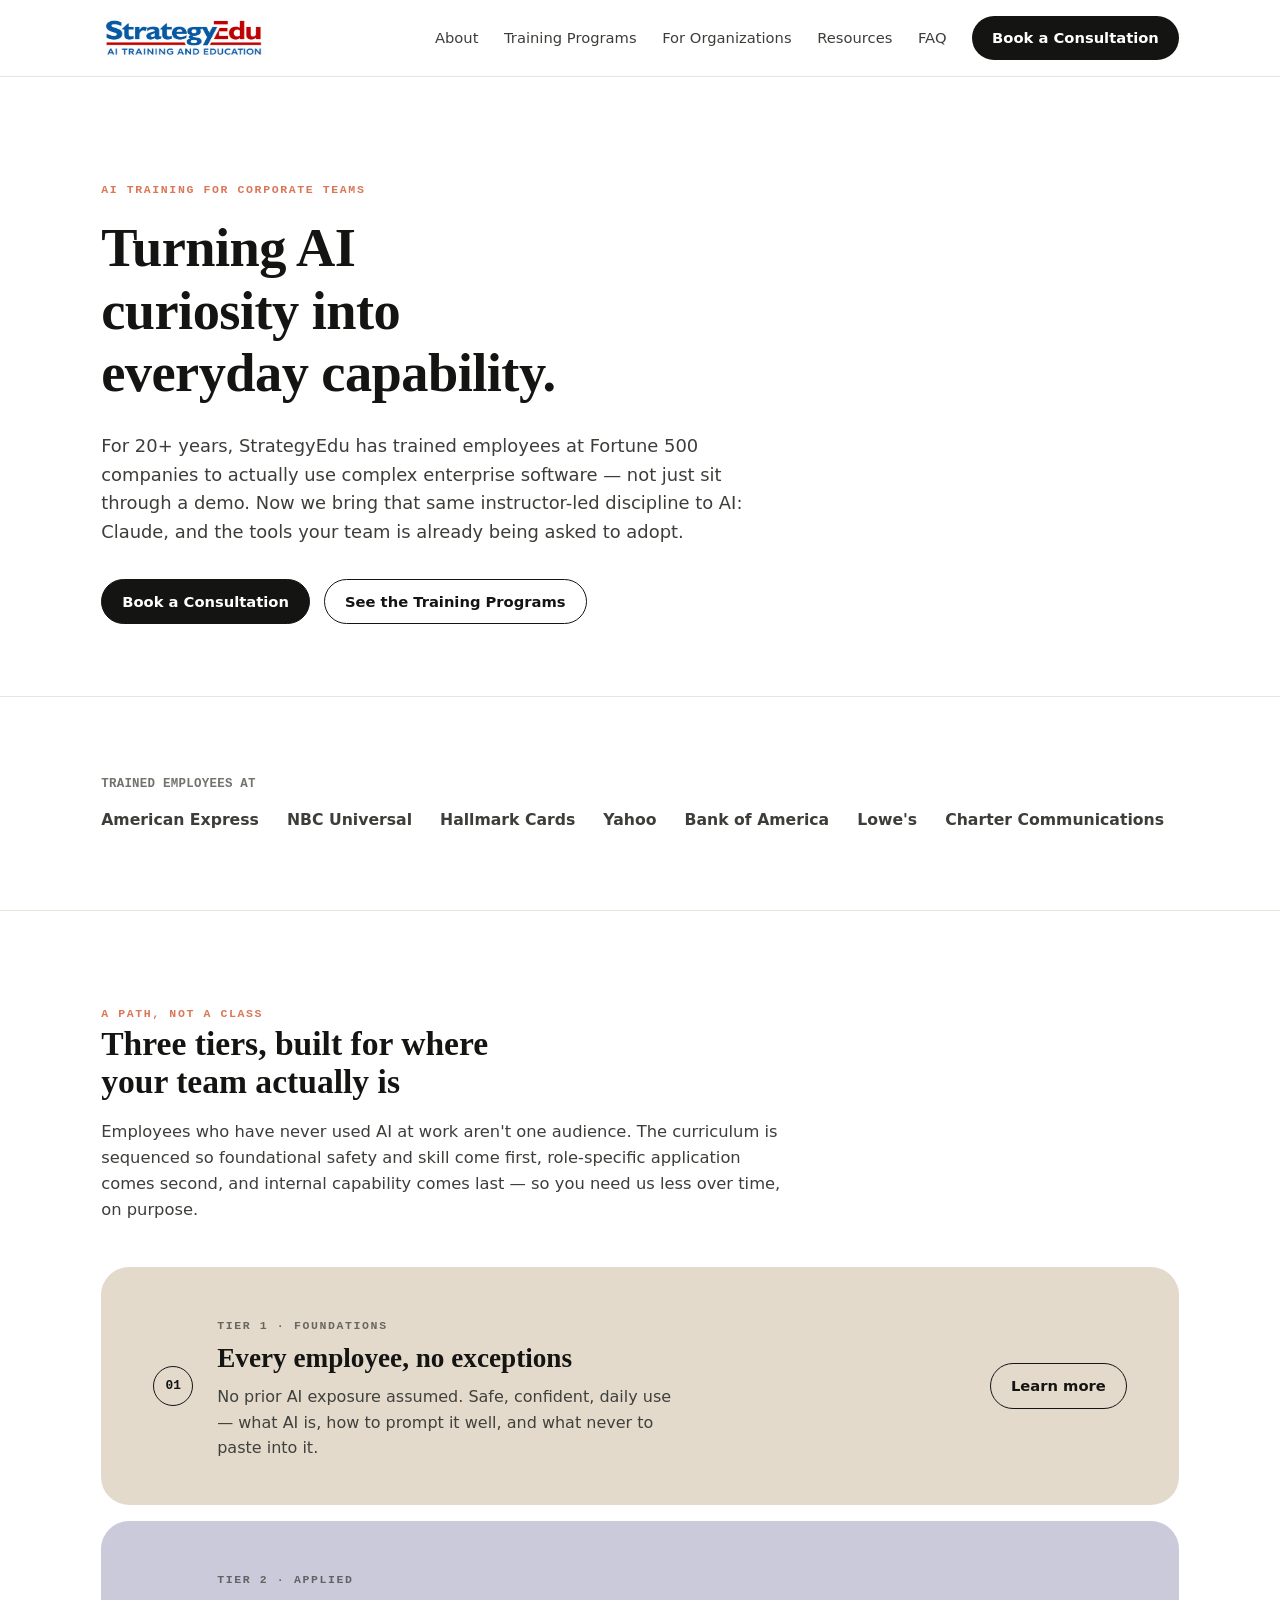
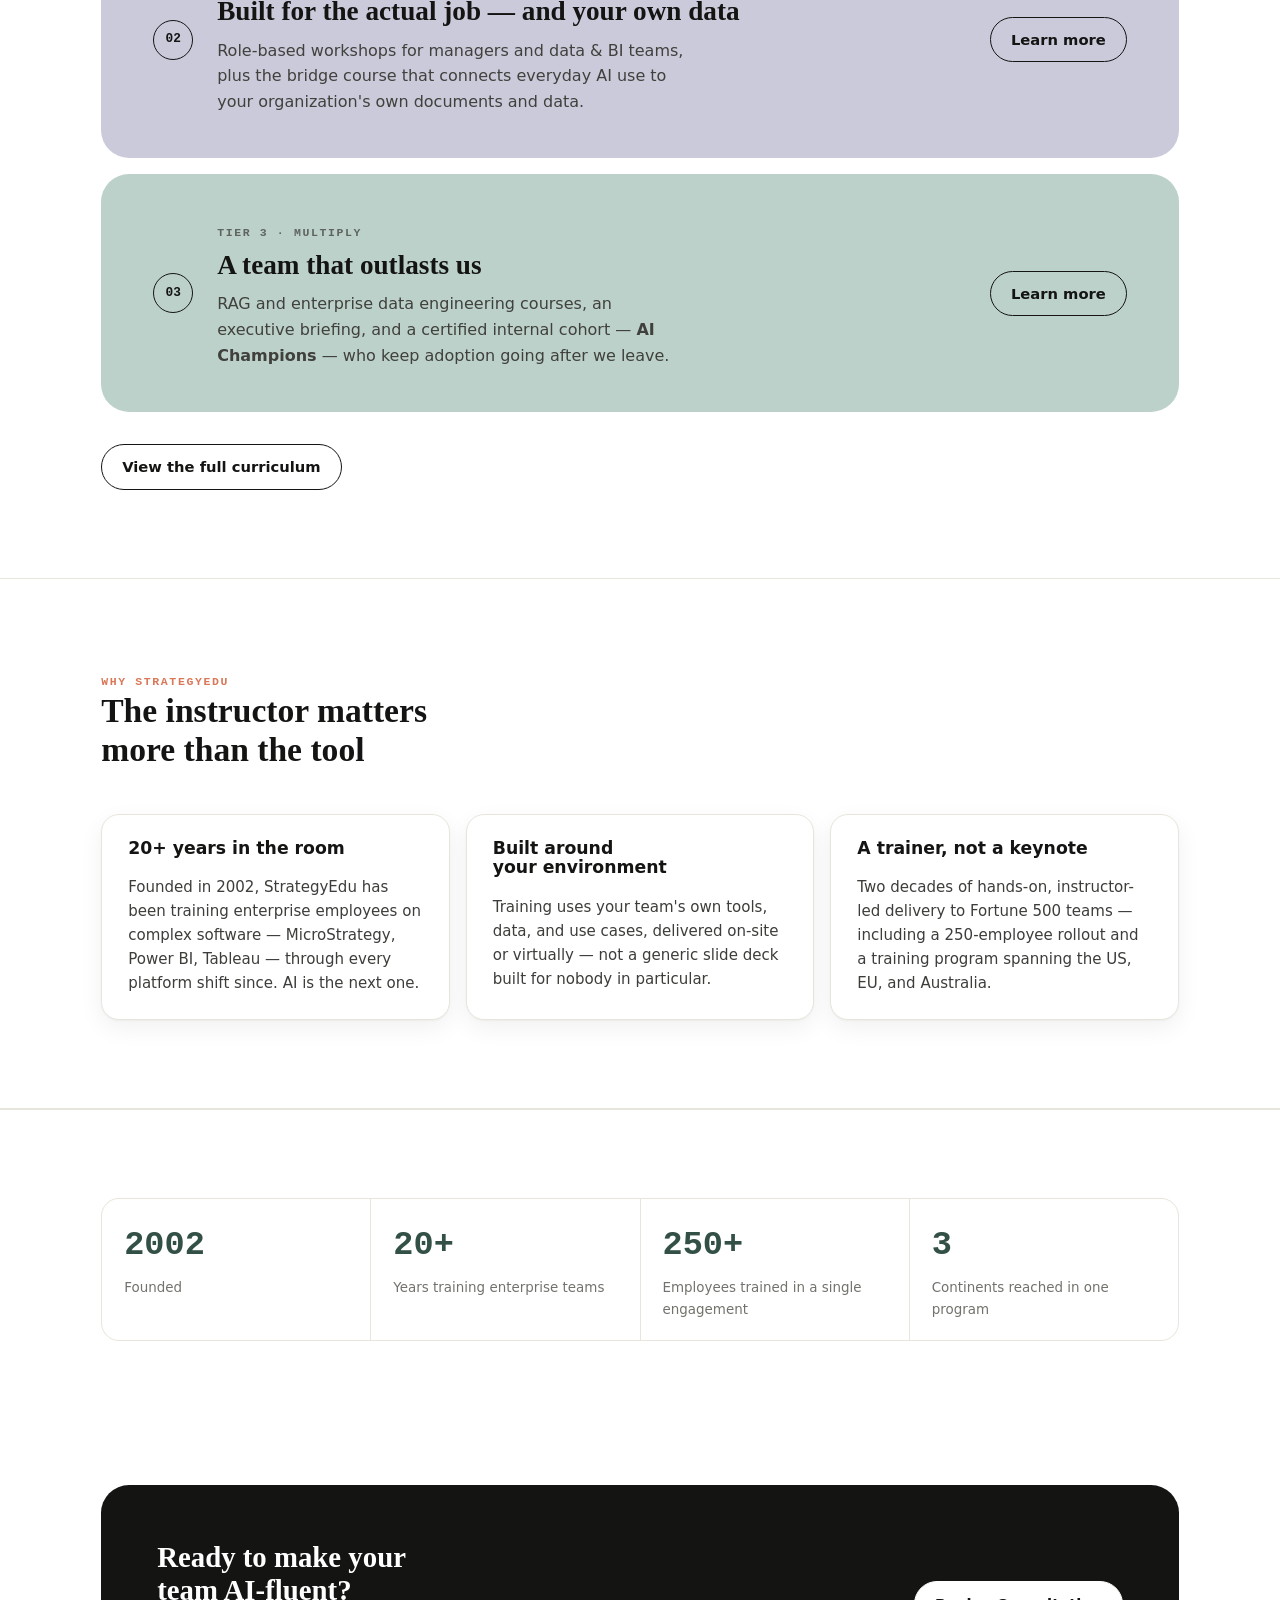
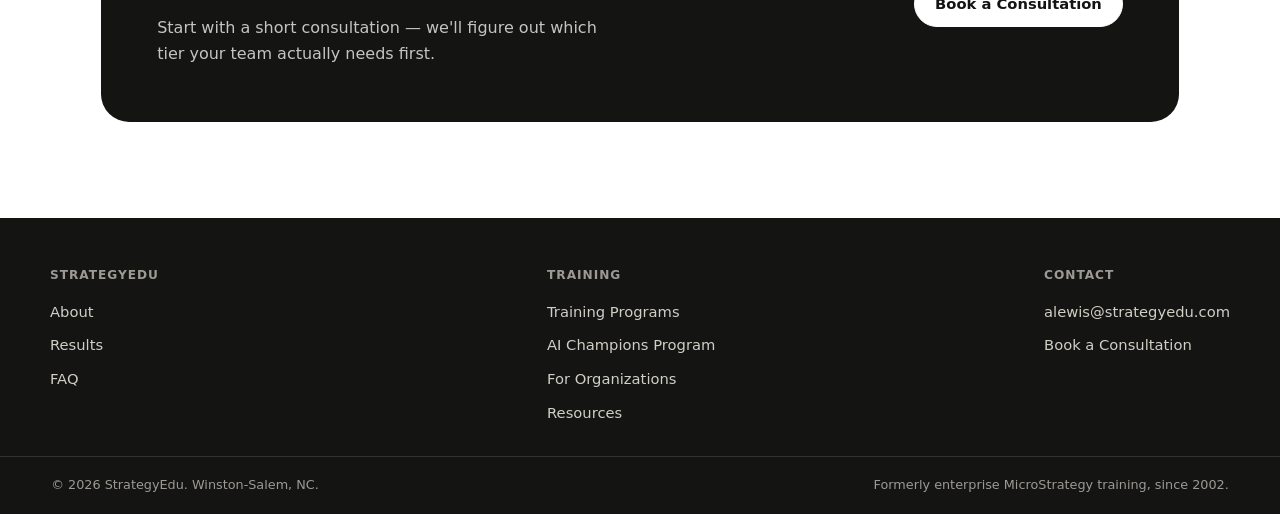
<file: index.html>
<!doctype html>
<html lang="en">
<head>
<meta charset="utf-8">
<meta name="viewport" content="width=device-width, initial-scale=1">
<title>StrategyEdu — AI Training for Corporate Teams</title>
<meta name="description" content="AI training for corporate employees, built on 20+ years of enterprise software training experience. Foundations, role-based, and train-the-trainer programs.">
<link rel="stylesheet" href="assets/css/style.css">
</head>
<body>

<header class="site-header">
  <div class="shell">
    <a class="brand" href="index.html"><img src="assets/img/strategy-edu-logo2.png" alt="StrategyEdu — Business Intelligence Education" width="164" height="40"></a>
    <button class="nav-toggle" aria-label="Toggle navigation" aria-expanded="false">
      <svg viewBox="0 0 24 24" fill="none" stroke="currentColor" stroke-width="2"><path d="M3 6h18M3 12h18M3 18h18"/></svg>
    </button>
    <nav class="primary-nav">
      <a href="about.html">About</a>
      <a href="training-programs.html">Training Programs</a>
      <a href="for-organizations.html">For Organizations</a>
      <a href="resources.html">Resources</a>
      <a href="faq.html">FAQ</a>
      <a class="btn accent" href="contact.html">Book a Consultation</a>
    </nav>
  </div>
</header>

<main>

  <section class="hero">
    <div class="shell">
      <span class="eyebrow">AI Training for Corporate Teams</span>
      <h1 class="serif">Turning AI curiosity into everyday capability.</h1>
      <p class="dek">For 20+ years, StrategyEdu has trained employees at Fortune 500 companies to actually use complex enterprise software — not just sit through a demo. Now we bring that same instructor-led discipline to AI: Claude, and the tools your team is already being asked to adopt.</p>
      <div class="cta-row">
        <a class="btn accent" href="contact.html">Book a Consultation</a>
        <a class="btn" href="training-programs.html">See the Training Programs</a>
      </div>
    </div>
  </section>

  <section class="block tight divider-top">
    <div class="shell">
      <div class="proof-strip">
        <span class="label eyebrow">Trained employees at</span>
        <div class="logos">
          <span>American Express</span>
          <span>NBC Universal</span>
          <span>Hallmark Cards</span>
          <span>Yahoo</span>
          <span>Bank of America</span>
          <span>Lowe's</span>
          <span>Charter Communications</span>
        </div>
      </div>
    </div>
  </section>

  <section class="block divider-top">
    <div class="shell">
      <div class="block-head">
        <span class="eyebrow">A path, not a class</span>
        <h2 class="serif">Three tiers, built for where your team actually is</h2>
        <p class="lede">Employees who have never used AI at work aren't one audience. The curriculum is sequenced so foundational safety and skill come first, role-specific application comes second, and internal capability comes last — so you need us less over time, on purpose.</p>
      </div>

      <div class="tier-panels">
        <div class="tier-panel oat">
          <span class="tier-index">01</span>
          <div>
            <span class="eyebrow">Tier 1 · Foundations</span>
            <h3 class="serif">Every employee, no exceptions</h3>
            <p>No prior AI exposure assumed. Safe, confident, daily use — what AI is, how to prompt it well, and what never to paste into it.</p>
          </div>
          <a class="btn" href="training-programs.html#tier-1">Learn more</a>
        </div>
        <div class="tier-panel heather">
          <span class="tier-index">02</span>
          <div>
            <span class="eyebrow">Tier 2 · Applied</span>
            <h3 class="serif">Built for the actual job — and your own data</h3>
            <p>Role-based workshops for managers and data &amp; BI teams, plus the bridge course that connects everyday AI use to your organization's own documents and data.</p>
          </div>
          <a class="btn" href="training-programs.html#tier-2">Learn more</a>
        </div>
        <div class="tier-panel cactus">
          <span class="tier-index">03</span>
          <div>
            <span class="eyebrow">Tier 3 · Multiply</span>
            <h3 class="serif">A team that outlasts us</h3>
            <p>RAG and enterprise data engineering courses, an executive briefing, and a certified internal cohort — <strong>AI Champions</strong> — who keep adoption going after we leave.</p>
          </div>
          <a class="btn" href="training-programs.html#tier-3">Learn more</a>
        </div>
      </div>

      <div class="cta-row" style="margin-top: 32px;">
        <a class="btn" href="training-programs.html">View the full curriculum</a>
      </div>
    </div>
  </section>

  <section class="block shaded">
    <div class="shell">
      <div class="block-head">
        <span class="eyebrow">Why StrategyEdu</span>
        <h2 class="serif">The instructor matters more than the tool</h2>
      </div>
      <div class="card-grid cols-3">
        <div class="card">
          <h3>20+ years in the room</h3>
          <p>Founded in 2002, StrategyEdu has been training enterprise employees on complex software — MicroStrategy, Power BI, Tableau — through every platform shift since. AI is the next one.</p>
        </div>
        <div class="card">
          <h3>Built around your environment</h3>
          <p>Training uses your team's own tools, data, and use cases, delivered on-site or virtually — not a generic slide deck built for nobody in particular.</p>
        </div>
        <div class="card">
          <h3>A trainer, not a keynote</h3>
          <p>Two decades of hands-on, instructor-led delivery to Fortune 500 teams — including a 250-employee rollout and a training program spanning the US, EU, and Australia.</p>
        </div>
      </div>
    </div>
  </section>

  <section class="block divider-top">
    <div class="shell">
      <div class="stat-row">
        <div class="stat"><div class="n">2002</div><div class="k">Founded</div></div>
        <div class="stat"><div class="n">20+</div><div class="k">Years training enterprise teams</div></div>
        <div class="stat"><div class="n">250+</div><div class="k">Employees trained in a single engagement</div></div>
        <div class="stat"><div class="n">3</div><div class="k">Continents reached in one program</div></div>
      </div>
    </div>
  </section>

  <section class="block tight">
    <div class="shell">
      <div class="cta-banner">
        <div>
          <h2 class="serif">Ready to make your team AI-fluent?</h2>
          <p>Start with a short consultation — we'll figure out which tier your team actually needs first.</p>
        </div>
        <a class="btn primary" href="contact.html">Book a Consultation</a>
      </div>
    </div>
  </section>

</main>

<footer class="site-footer">
  <div class="shell">
    <div class="col">
      <h5>StrategyEdu</h5>
      <a href="about.html">About</a>
      <a href="results.html">Results</a>
      <a href="faq.html">FAQ</a>
    </div>
    <div class="col">
      <h5>Training</h5>
      <a href="training-programs.html">Training Programs</a>
      <a href="ai-champions.html">AI Champions Program</a>
      <a href="for-organizations.html">For Organizations</a>
      <a href="resources.html">Resources</a>
    </div>
    <div class="col">
      <h5>Contact</h5>
      <a href="mailto:alewis@strategyedu.com">alewis@strategyedu.com</a>
      <a href="contact.html">Book a Consultation</a>
    </div>
  </div>
  <div class="foot-bottom">
    <span>&copy; 2026 StrategyEdu. Winston-Salem, NC.</span>
    <span>Formerly enterprise MicroStrategy training, since 2002.</span>
  </div>
</footer>

<script src="assets/js/main.js"></script>
</body>
</html>
</file>
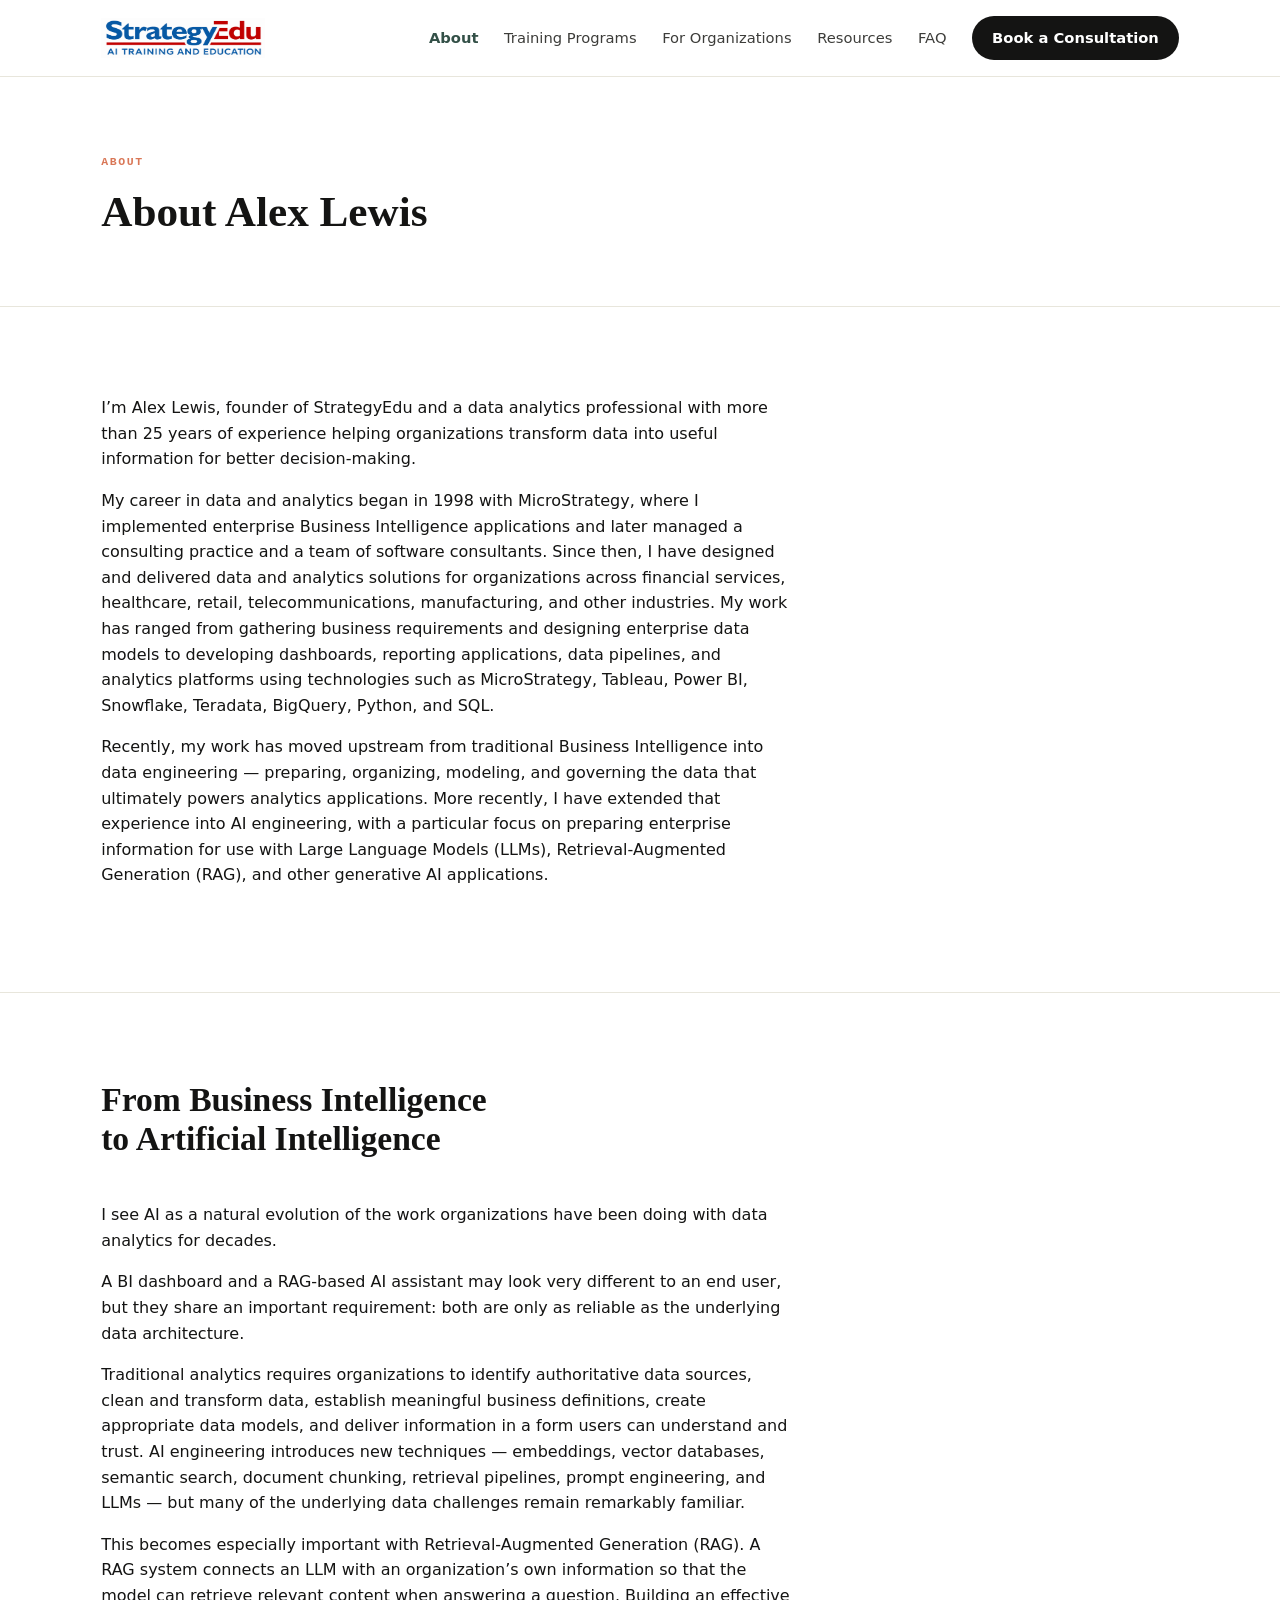
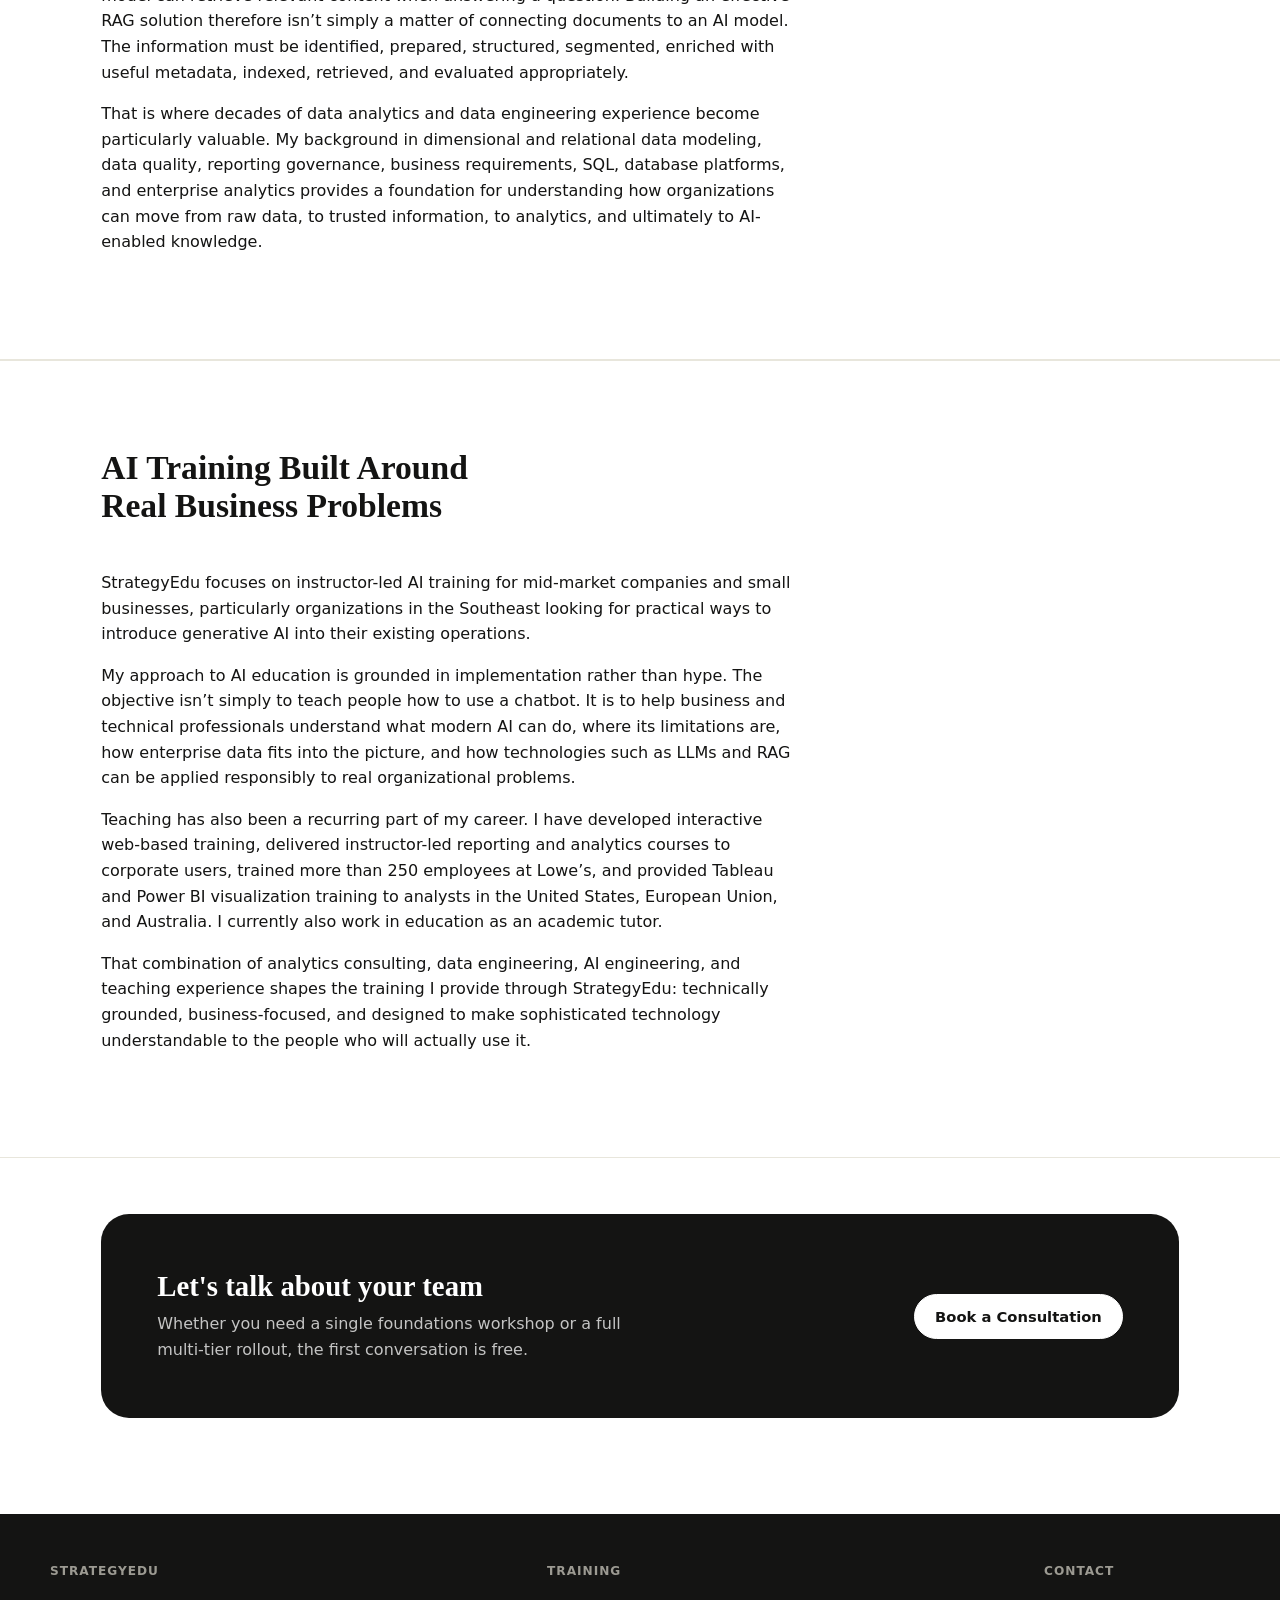
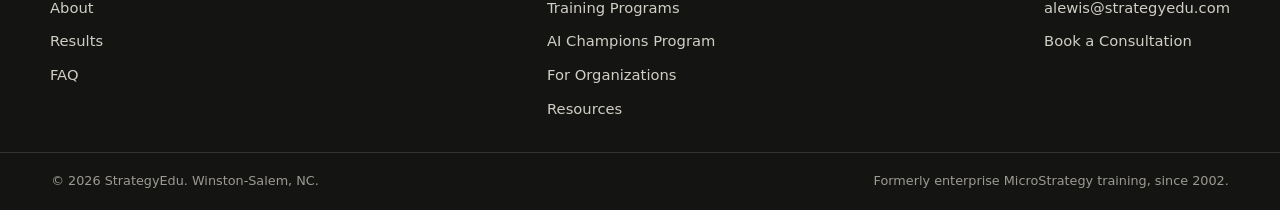
<file: about.html>
<!doctype html>
<html lang="en">
<head>
<meta charset="utf-8">
<meta name="viewport" content="width=device-width, initial-scale=1">
<title>About - StrategyEdu</title>
<meta name="description" content="Alex Lewis, founder of StrategyEdu: 25+ years in Business Intelligence, data engineering, and AI engineering, now teaching practical generative AI for business.">
<link rel="stylesheet" href="assets/css/style.css">
</head>
<body>

<header class="site-header">
  <div class="shell">
    <a class="brand" href="index.html"><img src="assets/img/strategy-edu-logo2.png" alt="StrategyEdu — Business Intelligence Education" width="164" height="40"></a>
    <button class="nav-toggle" aria-label="Toggle navigation" aria-expanded="false">
      <svg viewBox="0 0 24 24" fill="none" stroke="currentColor" stroke-width="2"><path d="M3 6h18M3 12h18M3 18h18"/></svg>
    </button>
    <nav class="primary-nav">
      <a href="about.html" aria-current="page">About</a>
      <a href="training-programs.html">Training Programs</a>
      <a href="for-organizations.html">For Organizations</a>
      <a href="resources.html">Resources</a>
      <a href="faq.html">FAQ</a>
      <a class="btn accent" href="contact.html">Book a Consultation</a>
    </nav>
  </div>
</header>

<main>

  <header class="page-header">
    <div class="shell">
      <span class="eyebrow">About</span>
      <h1 class="serif">About Alex Lewis</h1>
    </div>
  </header>

  <section class="block">
    <div class="shell">
      <p>I&rsquo;m Alex Lewis, founder of StrategyEdu and a data analytics professional with more than 25 years of experience helping organizations transform data into useful information for better decision-making.</p>
      <p>My career in data and analytics began in 1998 with MicroStrategy, where I implemented enterprise Business Intelligence applications and later managed a consulting practice and a team of software consultants. Since then, I have designed and delivered data and analytics solutions for organizations across financial services, healthcare, retail, telecommunications, manufacturing, and other industries. My work has ranged from gathering business requirements and designing enterprise data models to developing dashboards, reporting applications, data pipelines, and analytics platforms using technologies such as MicroStrategy, Tableau, Power BI, Snowflake, Teradata, BigQuery, Python, and SQL.</p>
      <p>Recently, my work has moved upstream from traditional Business Intelligence into data engineering &mdash; preparing, organizing, modeling, and governing the data that ultimately powers analytics applications. More recently, I have extended that experience into AI engineering, with a particular focus on preparing enterprise information for use with Large Language Models (LLMs), Retrieval-Augmented Generation (RAG), and other generative AI applications.</p>
    </div>
  </section>

  <section class="block shaded">
    <div class="shell">
      <div class="block-head">
        <h2 class="serif">From Business Intelligence to Artificial Intelligence</h2>
      </div>
      <p>I see AI as a natural evolution of the work organizations have been doing with data analytics for decades.</p>
      <p>A BI dashboard and a RAG-based AI assistant may look very different to an end user, but they share an important requirement: both are only as reliable as the underlying data architecture.</p>
      <p>Traditional analytics requires organizations to identify authoritative data sources, clean and transform data, establish meaningful business definitions, create appropriate data models, and deliver information in a form users can understand and trust. AI engineering introduces new techniques &mdash; embeddings, vector databases, semantic search, document chunking, retrieval pipelines, prompt engineering, and LLMs &mdash; but many of the underlying data challenges remain remarkably familiar.</p>
      <p>This becomes especially important with Retrieval-Augmented Generation (RAG). A RAG system connects an LLM with an organization&rsquo;s own information so that the model can retrieve relevant content when answering a question. Building an effective RAG solution therefore isn&rsquo;t simply a matter of connecting documents to an AI model. The information must be identified, prepared, structured, segmented, enriched with useful metadata, indexed, retrieved, and evaluated appropriately.</p>
      <p>That is where decades of data analytics and data engineering experience become particularly valuable. My background in dimensional and relational data modeling, data quality, reporting governance, business requirements, SQL, database platforms, and enterprise analytics provides a foundation for understanding how organizations can move from raw data, to trusted information, to analytics, and ultimately to AI-enabled knowledge.</p>
    </div>
  </section>

  <section class="block divider-top">
    <div class="shell">
      <div class="block-head">
        <h2 class="serif">AI Training Built Around Real Business Problems</h2>
      </div>
      <p>StrategyEdu focuses on instructor-led AI training for mid-market companies and small businesses, particularly organizations in the Southeast looking for practical ways to introduce generative AI into their existing operations.</p>
      <p>My approach to AI education is grounded in implementation rather than hype. The objective isn&rsquo;t simply to teach people how to use a chatbot. It is to help business and technical professionals understand what modern AI can do, where its limitations are, how enterprise data fits into the picture, and how technologies such as LLMs and RAG can be applied responsibly to real organizational problems.</p>
      <p>Teaching has also been a recurring part of my career. I have developed interactive web-based training, delivered instructor-led reporting and analytics courses to corporate users, trained more than 250 employees at Lowe&rsquo;s, and provided Tableau and Power BI visualization training to analysts in the United States, European Union, and Australia. I currently also work in education as an academic tutor.</p>
      <p>That combination of analytics consulting, data engineering, AI engineering, and teaching experience shapes the training I provide through StrategyEdu: technically grounded, business-focused, and designed to make sophisticated technology understandable to the people who will actually use it.</p>
    </div>
  </section>

  <section class="block tight divider-top">
    <div class="shell">
      <div class="cta-banner">
        <div>
          <h2 class="serif">Let's talk about your team</h2>
          <p>Whether you need a single foundations workshop or a full multi-tier rollout, the first conversation is free.</p>
        </div>
        <a class="btn primary" href="contact.html">Book a Consultation</a>
      </div>
    </div>
  </section>

</main>

<footer class="site-footer">
  <div class="shell">
    <div class="col">
      <h5>StrategyEdu</h5>
      <a href="about.html">About</a>
      <a href="results.html">Results</a>
      <a href="faq.html">FAQ</a>
    </div>
    <div class="col">
      <h5>Training</h5>
      <a href="training-programs.html">Training Programs</a>
      <a href="ai-champions.html">AI Champions Program</a>
      <a href="for-organizations.html">For Organizations</a>
      <a href="resources.html">Resources</a>
    </div>
    <div class="col">
      <h5>Contact</h5>
      <a href="mailto:alewis@strategyedu.com">alewis@strategyedu.com</a>
      <a href="contact.html">Book a Consultation</a>
    </div>
  </div>
  <div class="foot-bottom">
    <span>&copy; 2026 StrategyEdu. Winston-Salem, NC.</span>
    <span>Formerly enterprise MicroStrategy training, since 2002.</span>
  </div>
</footer>

<script src="assets/js/main.js"></script>
</body>
</html>
</file>
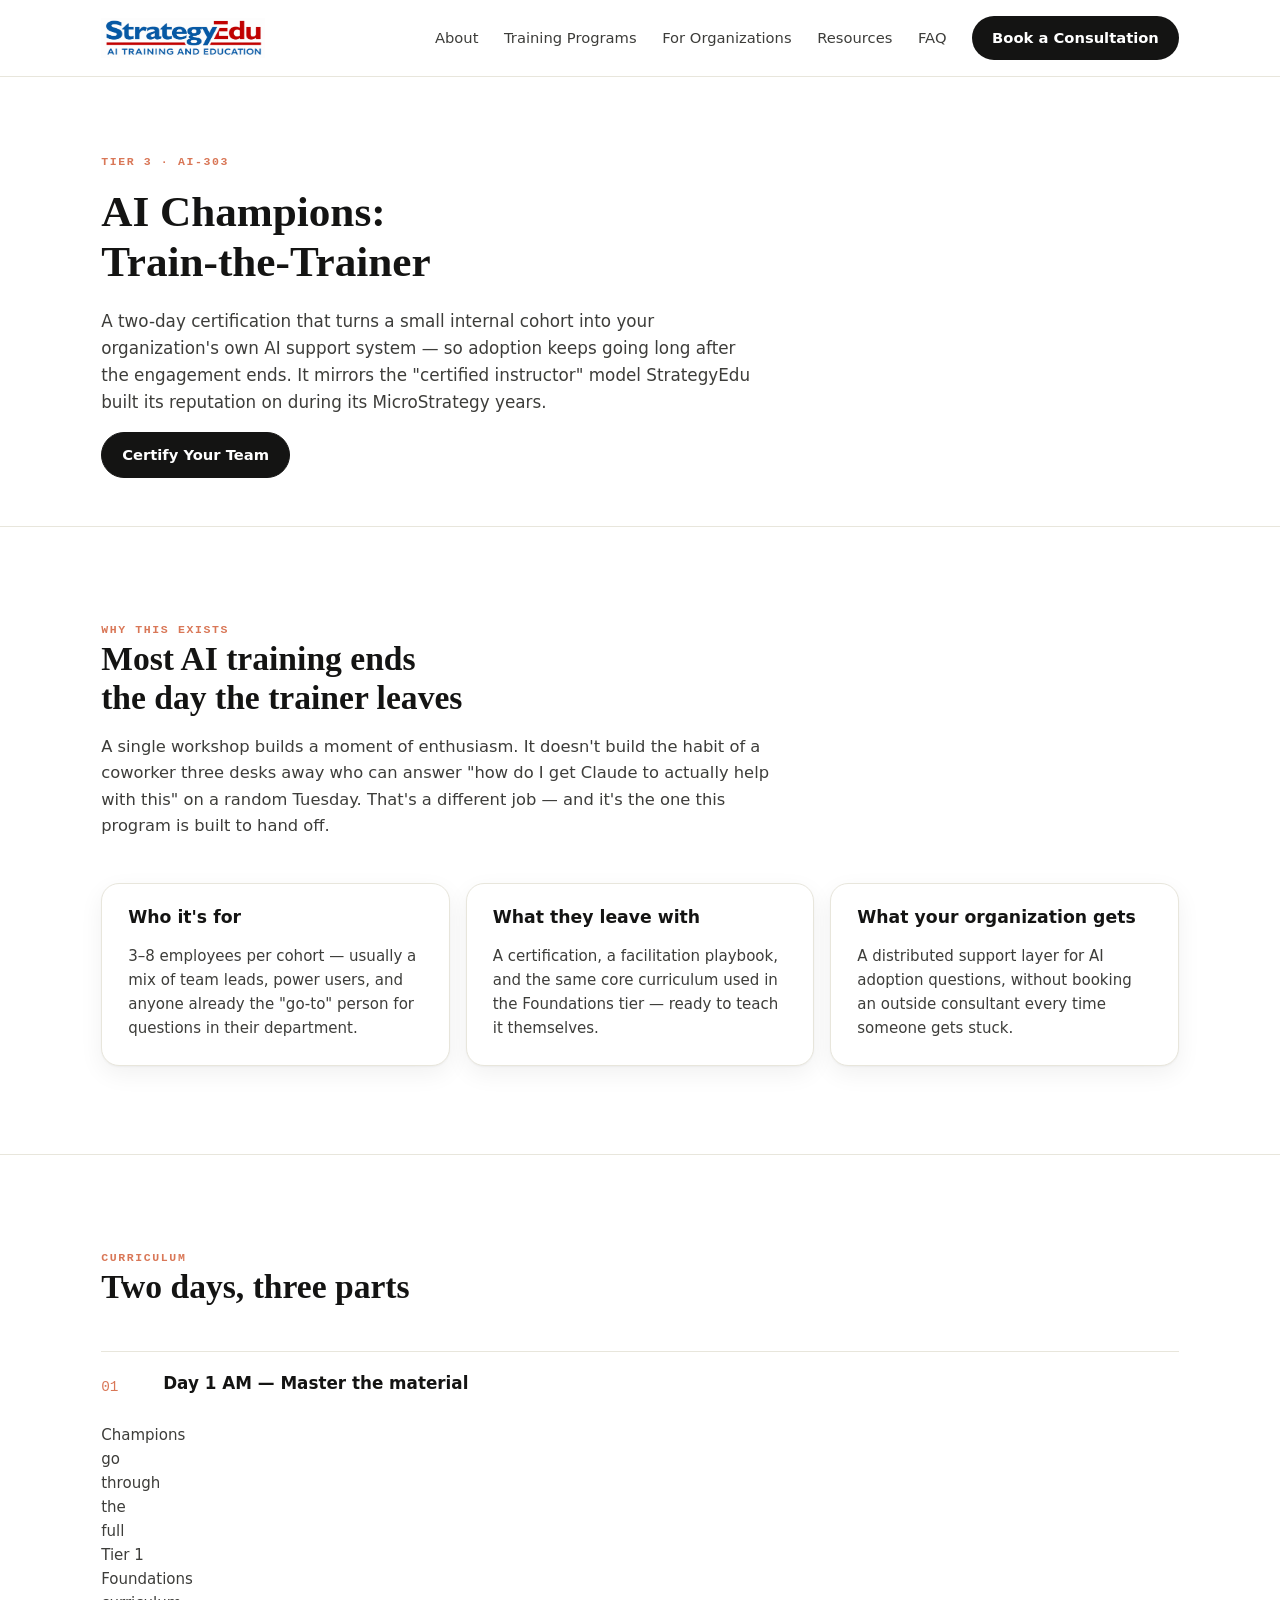
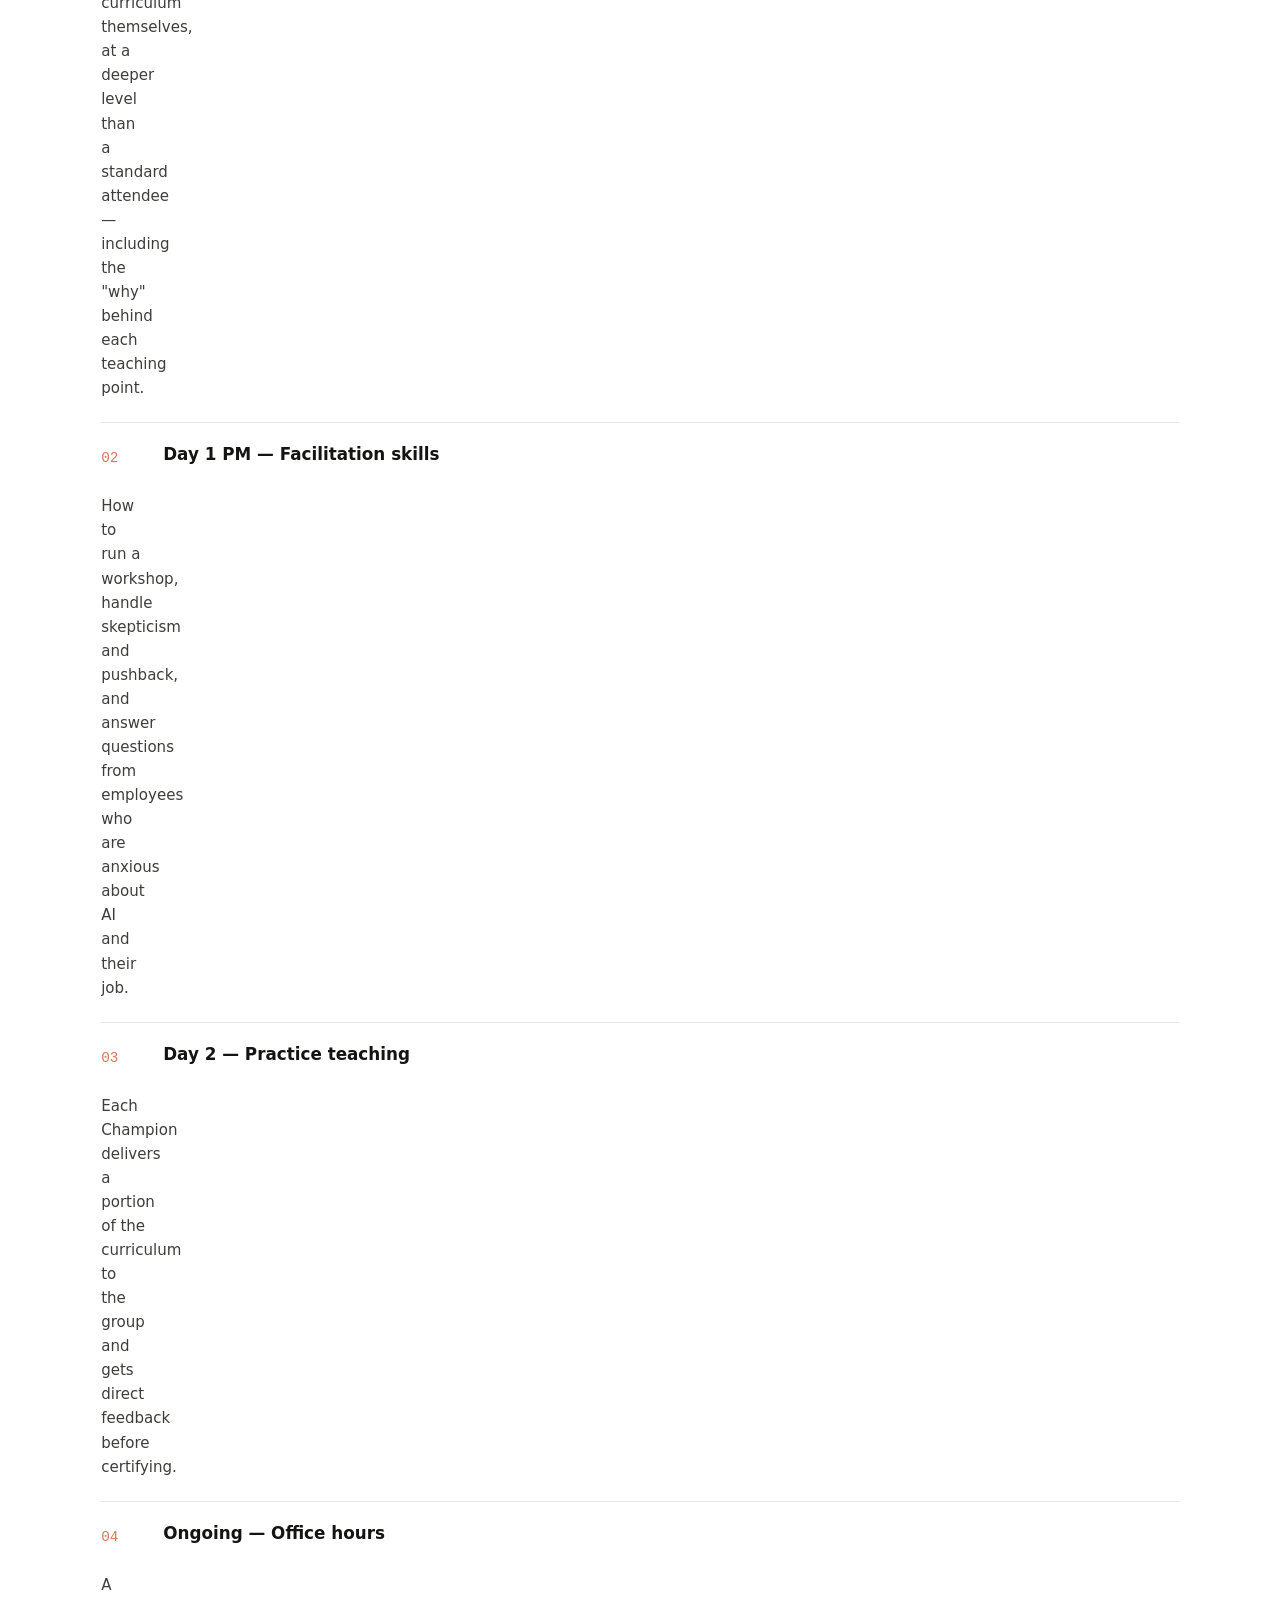
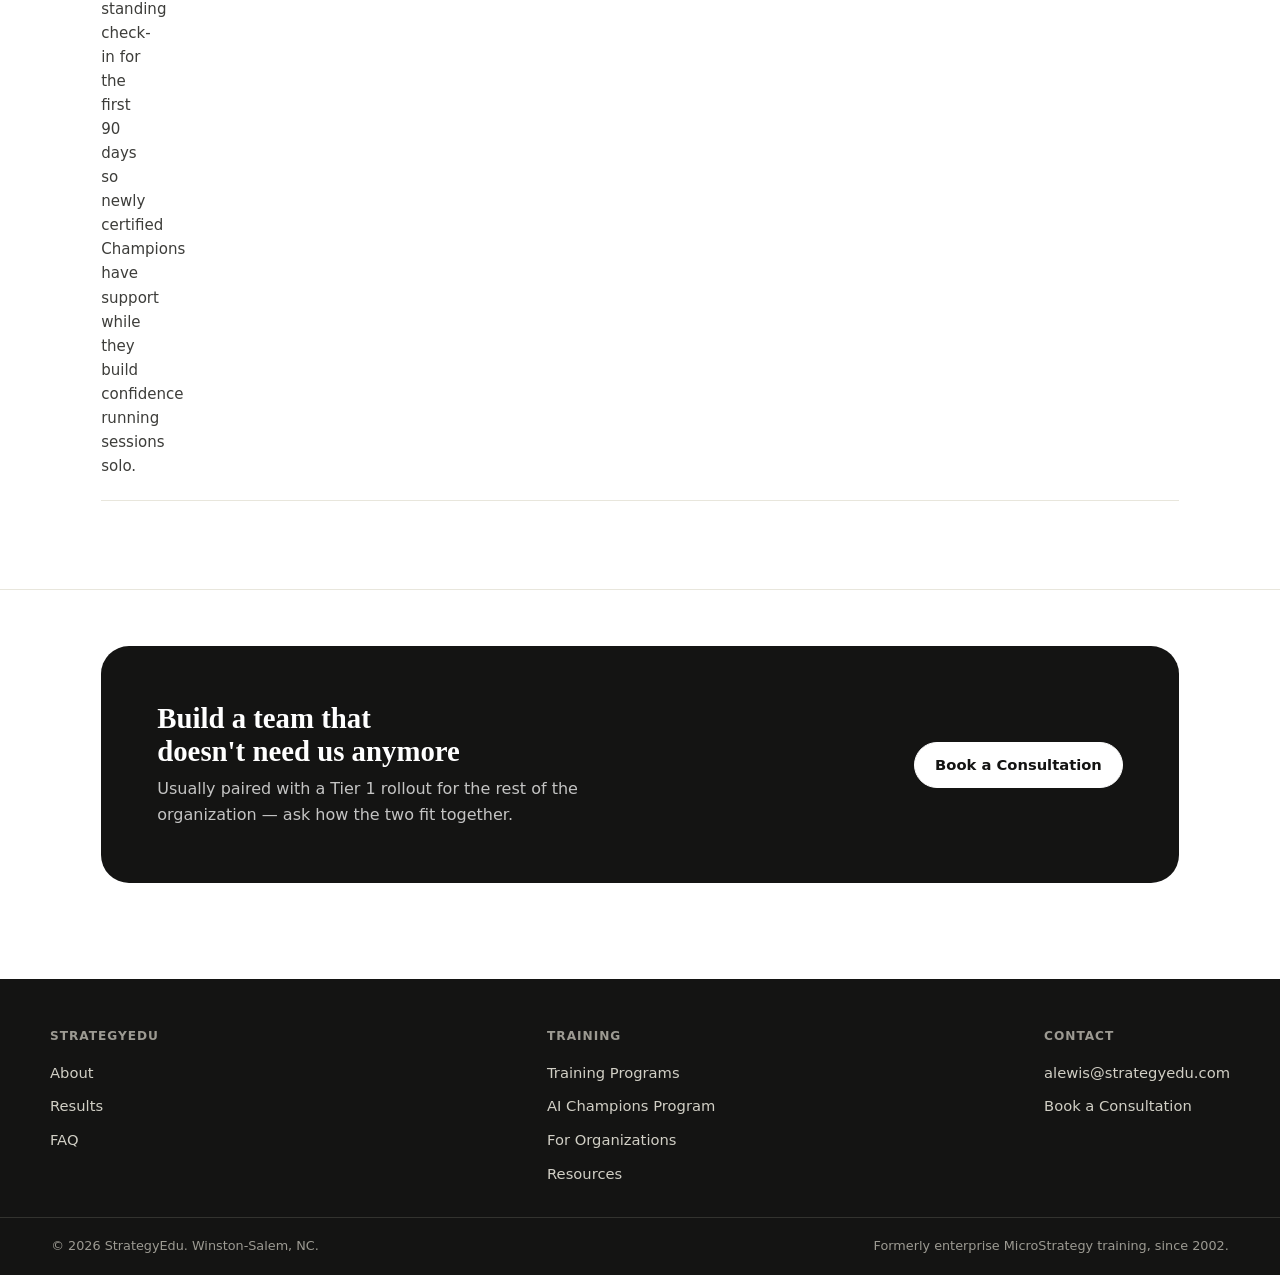
<file: ai-champions.html>
<!doctype html>
<html lang="en">
<head>
<meta charset="utf-8">
<meta name="viewport" content="width=device-width, initial-scale=1">
<title>AI Champions Program — StrategyEdu</title>
<meta name="description" content="A two-day train-the-trainer certification that builds a certified internal cohort to sustain AI adoption after the engagement ends.">
<link rel="stylesheet" href="assets/css/style.css">
</head>
<body>

<header class="site-header">
  <div class="shell">
    <a class="brand" href="index.html"><img src="assets/img/strategy-edu-logo2.png" alt="StrategyEdu — Business Intelligence Education" width="164" height="40"></a>
    <button class="nav-toggle" aria-label="Toggle navigation" aria-expanded="false">
      <svg viewBox="0 0 24 24" fill="none" stroke="currentColor" stroke-width="2"><path d="M3 6h18M3 12h18M3 18h18"/></svg>
    </button>
    <nav class="primary-nav">
      <a href="about.html">About</a>
      <a href="training-programs.html">Training Programs</a>
      <a href="for-organizations.html">For Organizations</a>
      <a href="resources.html">Resources</a>
      <a href="faq.html">FAQ</a>
      <a class="btn accent" href="contact.html">Book a Consultation</a>
    </nav>
  </div>
</header>

<main>

  <header class="page-header">
    <div class="shell">
      <span class="eyebrow">Tier 3 · AI-303</span>
      <h1 class="serif">AI Champions: Train-the-Trainer</h1>
      <p class="dek">A two-day certification that turns a small internal cohort into your organization's own AI support system — so adoption keeps going long after the engagement ends. It mirrors the "certified instructor" model StrategyEdu built its reputation on during its MicroStrategy years.</p>
      <div class="cta-row">
        <a class="btn accent" href="contact.html">Certify Your Team</a>
      </div>
    </div>
  </header>

  <section class="block">
    <div class="shell">
      <div class="block-head">
        <span class="eyebrow">Why this exists</span>
        <h2 class="serif">Most AI training ends the day the trainer leaves</h2>
        <p class="lede">A single workshop builds a moment of enthusiasm. It doesn't build the habit of a coworker three desks away who can answer "how do I get Claude to actually help with this" on a random Tuesday. That's a different job — and it's the one this program is built to hand off.</p>
      </div>
      <div class="card-grid cols-3">
        <div class="card">
          <h3>Who it's for</h3>
          <p>3–8 employees per cohort — usually a mix of team leads, power users, and anyone already the "go-to" person for questions in their department.</p>
        </div>
        <div class="card">
          <h3>What they leave with</h3>
          <p>A certification, a facilitation playbook, and the same core curriculum used in the Foundations tier — ready to teach it themselves.</p>
        </div>
        <div class="card">
          <h3>What your organization gets</h3>
          <p>A distributed support layer for AI adoption questions, without booking an outside consultant every time someone gets stuck.</p>
        </div>
      </div>
    </div>
  </section>

  <section class="block shaded">
    <div class="shell">
      <div class="block-head">
        <span class="eyebrow">Curriculum</span>
        <h2 class="serif">Two days, three parts</h2>
      </div>
      <div class="steps">
        <div class="step">
          <h4>Day 1 AM — Master the material</h4>
          <p>Champions go through the full Tier 1 Foundations curriculum themselves, at a deeper level than a standard attendee — including the "why" behind each teaching point.</p>
        </div>
        <div class="step">
          <h4>Day 1 PM — Facilitation skills</h4>
          <p>How to run a workshop, handle skepticism and pushback, and answer questions from employees who are anxious about AI and their job.</p>
        </div>
        <div class="step">
          <h4>Day 2 — Practice teaching</h4>
          <p>Each Champion delivers a portion of the curriculum to the group and gets direct feedback before certifying.</p>
        </div>
        <div class="step">
          <h4>Ongoing — Office hours</h4>
          <p>A standing check-in for the first 90 days so newly certified Champions have support while they build confidence running sessions solo.</p>
        </div>
      </div>
    </div>
  </section>

  <section class="block tight">
    <div class="shell">
      <div class="cta-banner">
        <div>
          <h2 class="serif">Build a team that doesn't need us anymore</h2>
          <p>Usually paired with a Tier 1 rollout for the rest of the organization — ask how the two fit together.</p>
        </div>
        <a class="btn primary" href="contact.html">Book a Consultation</a>
      </div>
    </div>
  </section>

</main>

<footer class="site-footer">
  <div class="shell">
    <div class="col">
      <h5>StrategyEdu</h5>
      <a href="about.html">About</a>
      <a href="results.html">Results</a>
      <a href="faq.html">FAQ</a>
    </div>
    <div class="col">
      <h5>Training</h5>
      <a href="training-programs.html">Training Programs</a>
      <a href="ai-champions.html">AI Champions Program</a>
      <a href="for-organizations.html">For Organizations</a>
      <a href="resources.html">Resources</a>
    </div>
    <div class="col">
      <h5>Contact</h5>
      <a href="mailto:alewis@strategyedu.com">alewis@strategyedu.com</a>
      <a href="contact.html">Book a Consultation</a>
    </div>
  </div>
  <div class="foot-bottom">
    <span>&copy; 2026 StrategyEdu. Winston-Salem, NC.</span>
    <span>Formerly enterprise MicroStrategy training, since 2002.</span>
  </div>
</footer>

<script src="assets/js/main.js"></script>
</body>
</html>
</file>
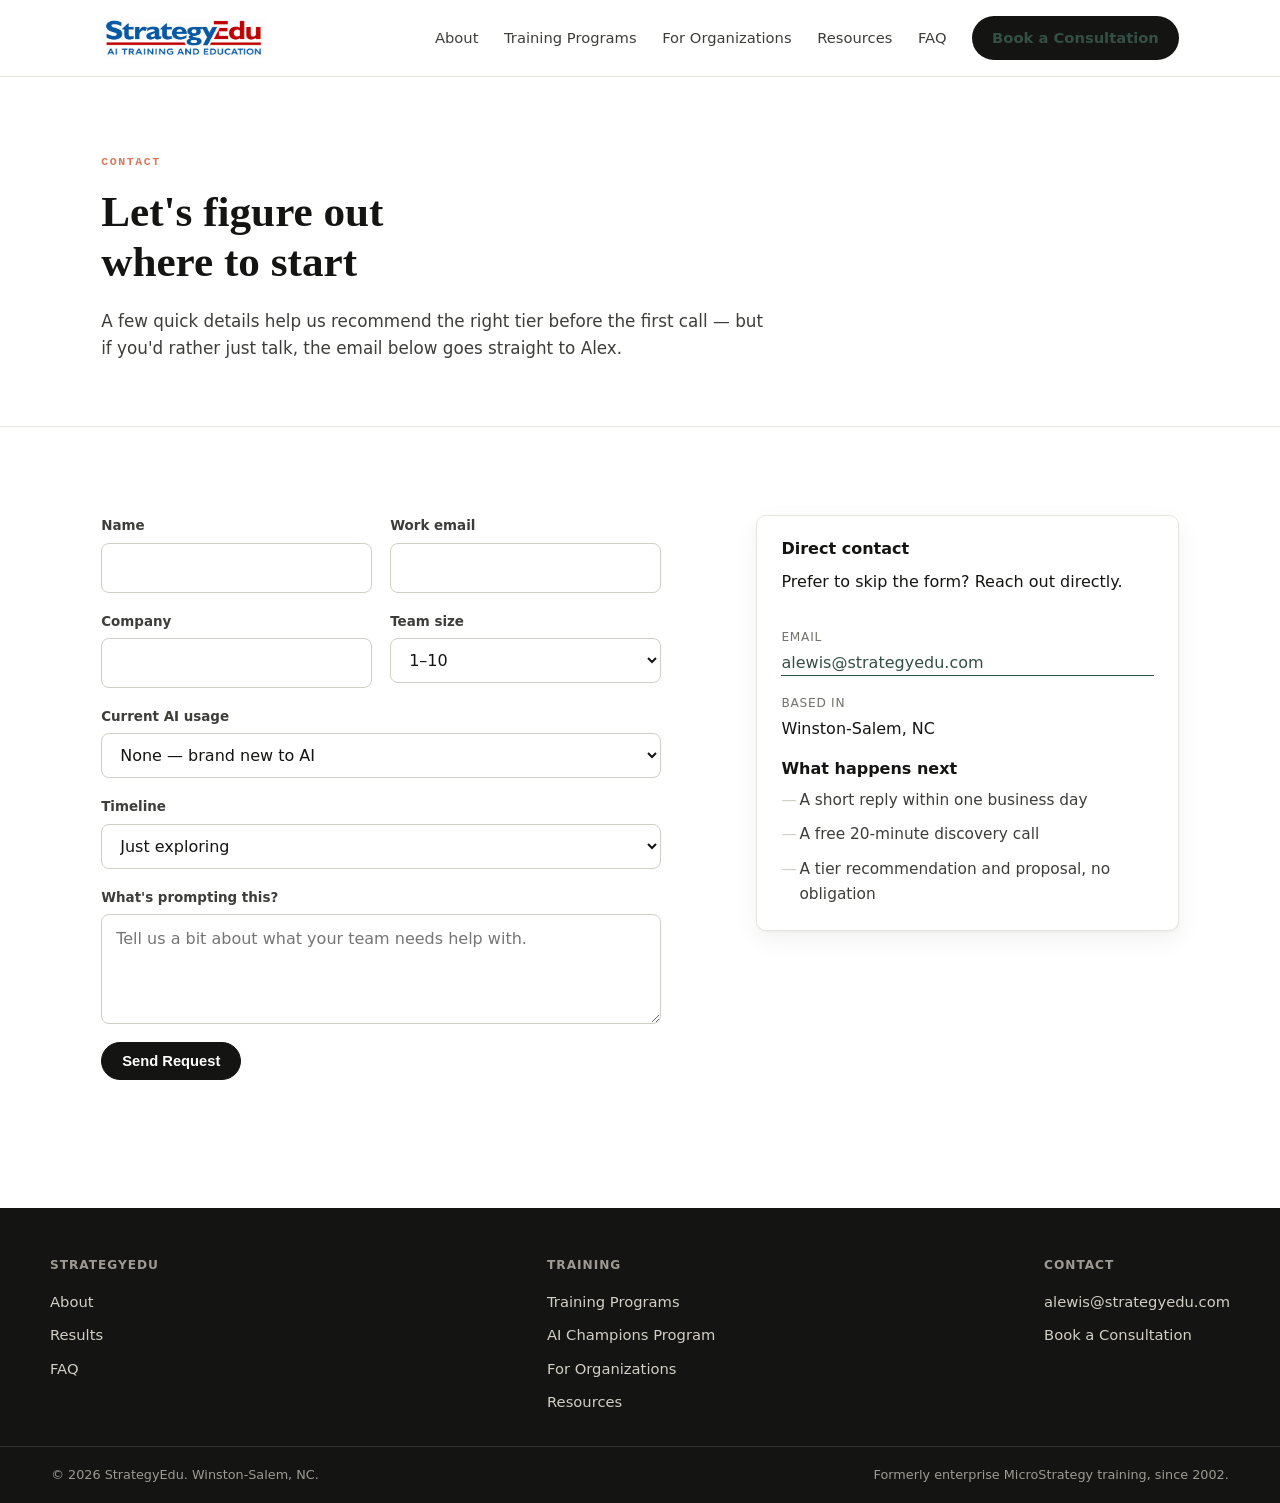
<file: contact.html>
<!doctype html>
<html lang="en">
<head>
<meta charset="utf-8">
<meta name="viewport" content="width=device-width, initial-scale=1">
<title>Contact — StrategyEdu</title>
<meta name="description" content="Book a free consultation to figure out which AI training tier is right for your team.">
<link rel="stylesheet" href="assets/css/style.css">
<style>
  .contact-grid { display: grid; grid-template-columns: 1.4fr 1fr; gap: clamp(32px, 5vw, 64px); align-items: start; }
  @media (max-width: 820px) { .contact-grid { grid-template-columns: 1fr; } }
  .side-card { background: var(--paper-raised); border: 1px solid var(--line); border-radius: var(--radius); padding: 24px; box-shadow: var(--shadow); display: flex; flex-direction: column; gap: 18px; }
  .side-card h3 { font-size: 1rem; }
  .side-card .row { display: flex; flex-direction: column; gap: 2px; }
  .side-card .row .k { font-size: 0.76rem; text-transform: uppercase; letter-spacing: 0.06em; color: var(--muted); }
</style>
</head>
<body>

<header class="site-header">
  <div class="shell">
    <a class="brand" href="index.html"><img src="assets/img/strategy-edu-logo2.png" alt="StrategyEdu — Business Intelligence Education" width="164" height="40"></a>
    <button class="nav-toggle" aria-label="Toggle navigation" aria-expanded="false">
      <svg viewBox="0 0 24 24" fill="none" stroke="currentColor" stroke-width="2"><path d="M3 6h18M3 12h18M3 18h18"/></svg>
    </button>
    <nav class="primary-nav">
      <a href="about.html">About</a>
      <a href="training-programs.html">Training Programs</a>
      <a href="for-organizations.html">For Organizations</a>
      <a href="resources.html">Resources</a>
      <a href="faq.html">FAQ</a>
      <a class="btn accent" href="contact.html" aria-current="page">Book a Consultation</a>
    </nav>
  </div>
</header>

<main>

  <header class="page-header">
    <div class="shell">
      <span class="eyebrow">Contact</span>
      <h1 class="serif">Let's figure out where to start</h1>
      <p class="dek">A few quick details help us recommend the right tier before the first call — but if you'd rather just talk, the email below goes straight to Alex.</p>
    </div>
  </header>

  <section class="block">
    <div class="shell">
      <div class="contact-grid">

        <!--
          Form submissions are handled by FormSubmit (formsubmit.co), a free
          third-party service — no backend needed on GitHub Pages. The first
          submission requires a one-time confirmation click from the inbox
          at alewis@strategyedu.com. Swap the action URL if you'd rather use
          a different form provider later.
        -->
        <form class="contact-form" action="https://formsubmit.co/alewis@strategyedu.com" method="POST">
          <input type="hidden" name="_subject" value="New StrategyEdu consultation request">
          <input type="hidden" name="_captcha" value="false">

          <div class="field-row">
            <div class="field">
              <label for="name">Name</label>
              <input id="name" name="Name" type="text" required>
            </div>
            <div class="field">
              <label for="email">Work email</label>
              <input id="email" name="Email" type="email" required>
            </div>
          </div>

          <div class="field-row">
            <div class="field">
              <label for="company">Company</label>
              <input id="company" name="Company" type="text" required>
            </div>
            <div class="field">
              <label for="teamsize">Team size</label>
              <select id="teamsize" name="Team size">
                <option>1–10</option>
                <option>11–50</option>
                <option>51–200</option>
                <option>200+</option>
              </select>
            </div>
          </div>

          <div class="field">
            <label for="aiuse">Current AI usage</label>
            <select id="aiuse" name="Current AI usage">
              <option>None — brand new to AI</option>
              <option>A few employees experimenting on their own</option>
              <option>Adopted a tool, but usage is inconsistent</option>
              <option>Actively using AI, want to go deeper</option>
            </select>
          </div>

          <div class="field">
            <label for="timeline">Timeline</label>
            <select id="timeline" name="Timeline">
              <option>Just exploring</option>
              <option>Within the next month</option>
              <option>Within the quarter</option>
              <option>Urgent — need this soon</option>
            </select>
          </div>

          <div class="field">
            <label for="message">What's prompting this?</label>
            <textarea id="message" name="Message" placeholder="Tell us a bit about what your team needs help with."></textarea>
          </div>

          <button class="btn accent" type="submit" style="align-self:flex-start;">Send Request</button>
        </form>

        <aside class="side-card">
          <div>
            <h3>Direct contact</h3>
            <p style="margin-top:10px;">Prefer to skip the form? Reach out directly.</p>
          </div>
          <div class="row"><span class="k">Email</span><a href="mailto:alewis@strategyedu.com">alewis@strategyedu.com</a></div>
          <div class="row"><span class="k">Based in</span><span>Winston-Salem, NC</span></div>
          <div>
            <h3>What happens next</h3>
            <ul class="dash-list" style="margin-top:10px;">
              <li>A short reply within one business day</li>
              <li>A free 20-minute discovery call</li>
              <li>A tier recommendation and proposal, no obligation</li>
            </ul>
          </div>
        </aside>

      </div>
    </div>
  </section>

</main>

<footer class="site-footer">
  <div class="shell">
    <div class="col">
      <h5>StrategyEdu</h5>
      <a href="about.html">About</a>
      <a href="results.html">Results</a>
      <a href="faq.html">FAQ</a>
    </div>
    <div class="col">
      <h5>Training</h5>
      <a href="training-programs.html">Training Programs</a>
      <a href="ai-champions.html">AI Champions Program</a>
      <a href="for-organizations.html">For Organizations</a>
      <a href="resources.html">Resources</a>
    </div>
    <div class="col">
      <h5>Contact</h5>
      <a href="mailto:alewis@strategyedu.com">alewis@strategyedu.com</a>
      <a href="contact.html">Book a Consultation</a>
    </div>
  </div>
  <div class="foot-bottom">
    <span>&copy; 2026 StrategyEdu. Winston-Salem, NC.</span>
    <span>Formerly enterprise MicroStrategy training, since 2002.</span>
  </div>
</footer>

<script src="assets/js/main.js"></script>
</body>
</html>
</file>
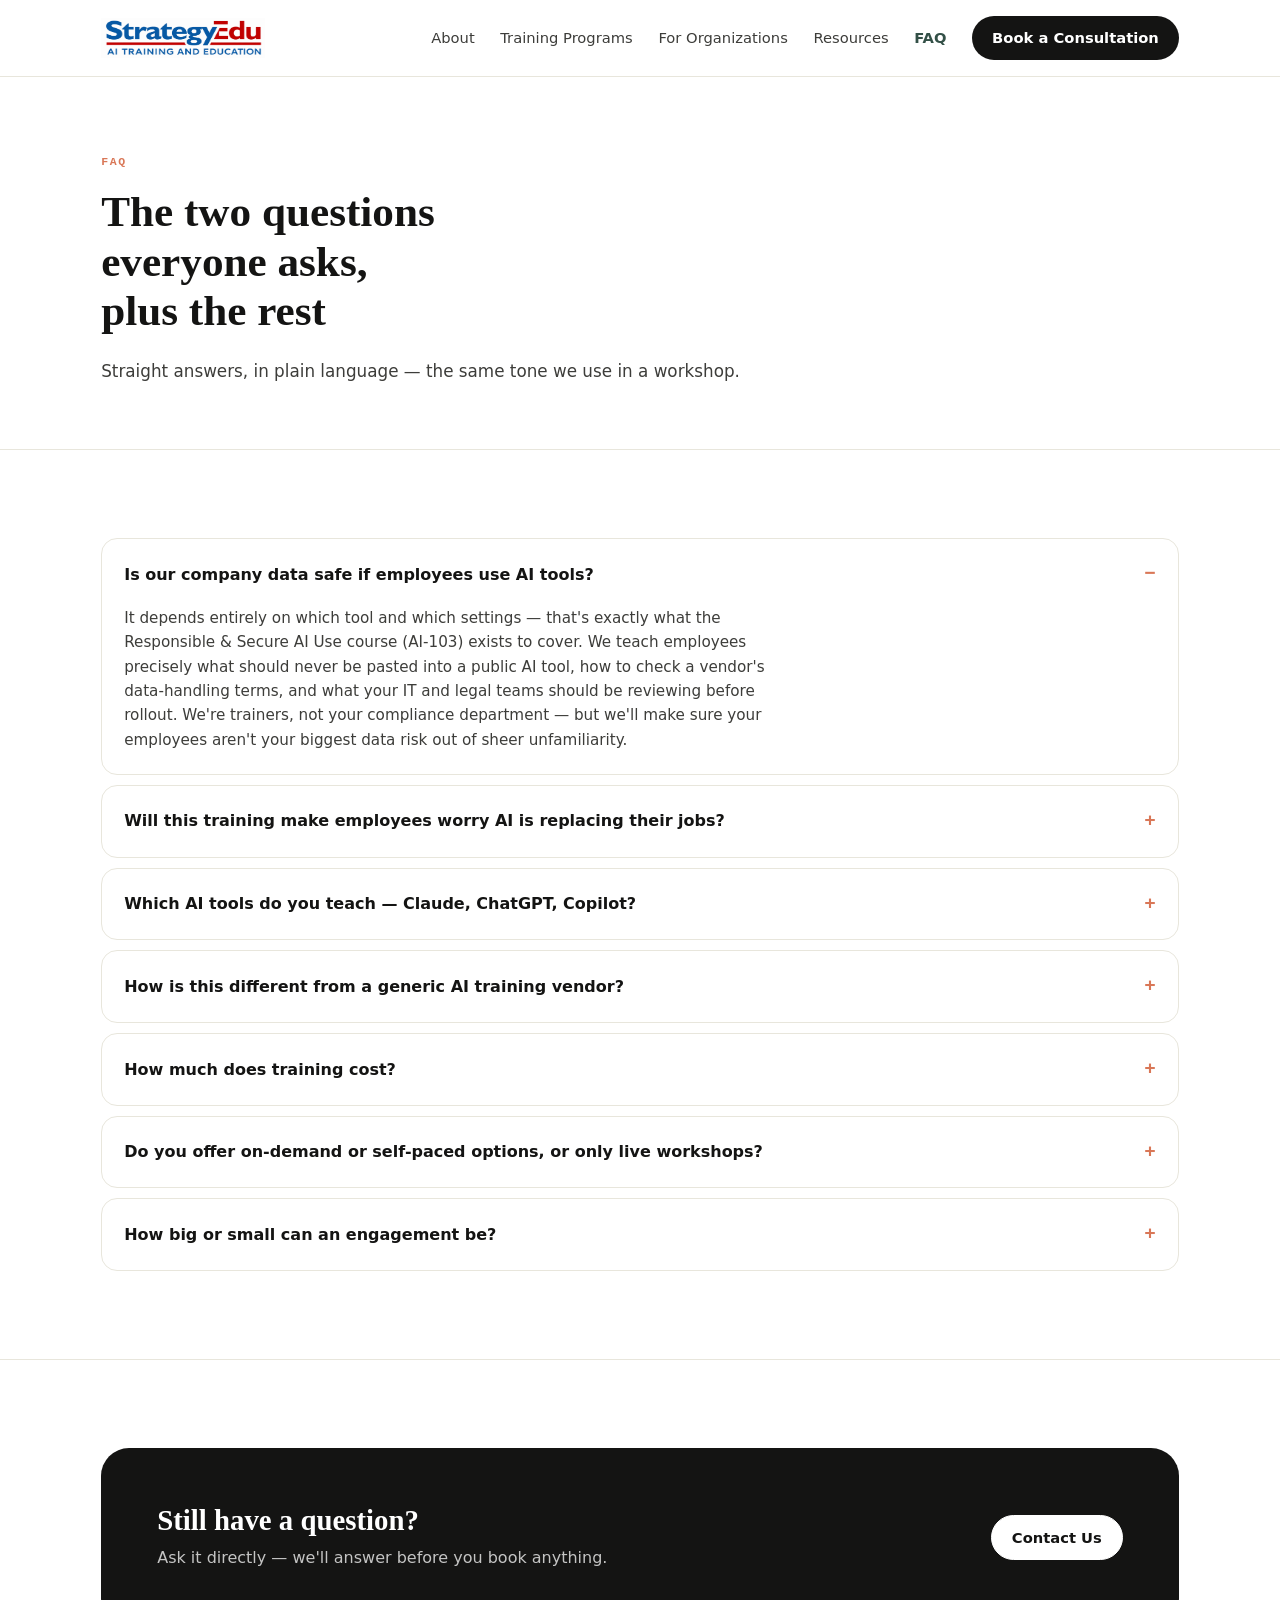
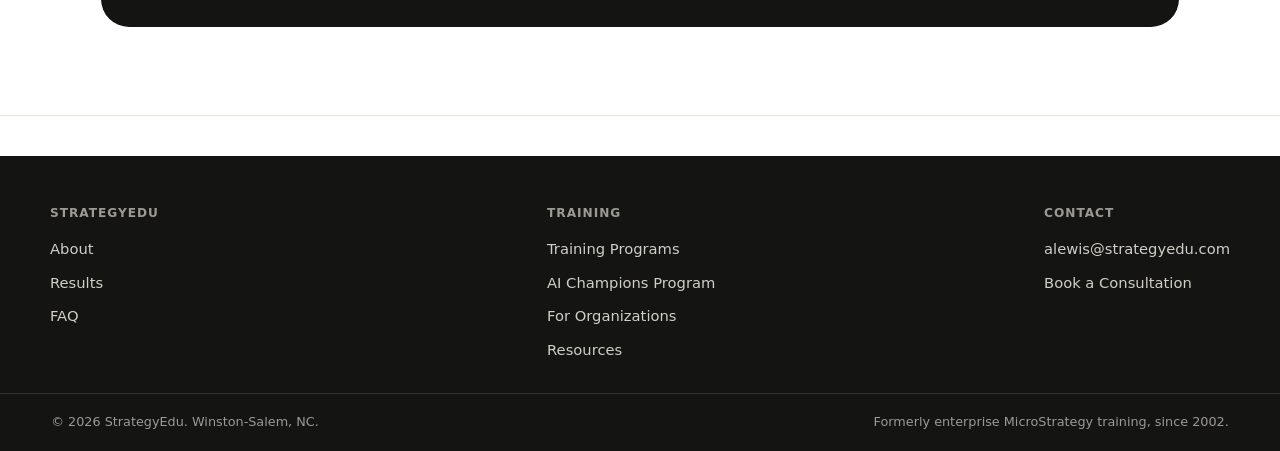
<file: faq.html>
<!doctype html>
<html lang="en">
<head>
<meta charset="utf-8">
<meta name="viewport" content="width=device-width, initial-scale=1">
<title>FAQ — StrategyEdu</title>
<meta name="description" content="Answers to the questions L&D buyers and employees actually ask before booking AI training: data privacy, job security, pricing, and more.">
<link rel="stylesheet" href="assets/css/style.css">
</head>
<body>

<header class="site-header">
  <div class="shell">
    <a class="brand" href="index.html"><img src="assets/img/strategy-edu-logo2.png" alt="StrategyEdu — Business Intelligence Education" width="164" height="40"></a>
    <button class="nav-toggle" aria-label="Toggle navigation" aria-expanded="false">
      <svg viewBox="0 0 24 24" fill="none" stroke="currentColor" stroke-width="2"><path d="M3 6h18M3 12h18M3 18h18"/></svg>
    </button>
    <nav class="primary-nav">
      <a href="about.html">About</a>
      <a href="training-programs.html">Training Programs</a>
      <a href="for-organizations.html">For Organizations</a>
      <a href="resources.html">Resources</a>
      <a href="faq.html" aria-current="page">FAQ</a>
      <a class="btn accent" href="contact.html">Book a Consultation</a>
    </nav>
  </div>
</header>

<main>

  <header class="page-header">
    <div class="shell">
      <span class="eyebrow">FAQ</span>
      <h1 class="serif">The two questions everyone asks, plus the rest</h1>
      <p class="dek">Straight answers, in plain language — the same tone we use in a workshop.</p>
    </div>
  </header>

  <section class="block">
    <div class="shell">
      <div class="faq-list">

        <details class="faq-item" open>
          <summary>Is our company data safe if employees use AI tools?</summary>
          <div class="answer">
            <p>It depends entirely on which tool and which settings — that's exactly what the Responsible &amp; Secure AI Use course (AI-103) exists to cover. We teach employees precisely what should never be pasted into a public AI tool, how to check a vendor's data-handling terms, and what your IT and legal teams should be reviewing before rollout. We're trainers, not your compliance department — but we'll make sure your employees aren't your biggest data risk out of sheer unfamiliarity.</p>
          </div>
        </details>

        <details class="faq-item">
          <summary>Will this training make employees worry AI is replacing their jobs?</summary>
          <div class="answer">
            <p>Handled badly, yes. That's why AI-202 (AI for Managers &amp; Business Leaders) exists as its own course, and why every workshop is framed around AI doing specific tasks faster — not replacing the employee's judgment. In practice, the sessions that get the best reception are the ones that are direct about the anxiety instead of pretending it isn't in the room.</p>
          </div>
        </details>

        <details class="faq-item">
          <summary>Which AI tools do you teach — Claude, ChatGPT, Copilot?</summary>
          <div class="answer">
            <p>The Foundations curriculum is tool-agnostic on purpose — prompting and judgment skills transfer across tools. Hands-on sessions typically use Claude, and workshops can be tailored to whichever tool your organization has standardized on.</p>
          </div>
        </details>

        <details class="faq-item">
          <summary>How is this different from a generic AI training vendor?</summary>
          <div class="answer">
            <p>Most AI training vendors are new companies teaching a new subject. StrategyEdu has been running enterprise instructor-led training since 2002 — the AI curriculum is new, but the training model, the on-site customization, and the instructor delivering it aren't. See the <a href="about.html">About page</a> for the full background.</p>
          </div>
        </details>

        <details class="faq-item">
          <summary>How much does training cost?</summary>
          <div class="answer">
            <p>Pricing is scoped to team size, tier, and delivery format rather than a flat per-seat rate. Book a consultation and we'll put together a proposal for your specific rollout.</p>
          </div>
        </details>

        <details class="faq-item">
          <summary>Do you offer on-demand or self-paced options, or only live workshops?</summary>
          <div class="answer">
            <p>Most Tier 1 Foundations content works either as a live workshop or an on-demand session for teams that need to roll it out asynchronously. Tiers 2 and 3 are built as hands-on, instructor-led sessions.</p>
          </div>
        </details>

        <details class="faq-item">
          <summary>How big or small can an engagement be?</summary>
          <div class="answer">
            <p>Anywhere from a single team workshop to a multi-hundred-employee rollout with a certified internal AI Champions cohort — the curriculum and pricing scale with it.</p>
          </div>
        </details>

      </div>
    </div>
  </section>

  <section class="block shaded">
    <div class="shell">
      <div class="cta-banner">
        <div>
          <h2 class="serif">Still have a question?</h2>
          <p>Ask it directly — we'll answer before you book anything.</p>
        </div>
        <a class="btn primary" href="contact.html">Contact Us</a>
      </div>
    </div>
  </section>

</main>

<footer class="site-footer">
  <div class="shell">
    <div class="col">
      <h5>StrategyEdu</h5>
      <a href="about.html">About</a>
      <a href="results.html">Results</a>
      <a href="faq.html">FAQ</a>
    </div>
    <div class="col">
      <h5>Training</h5>
      <a href="training-programs.html">Training Programs</a>
      <a href="ai-champions.html">AI Champions Program</a>
      <a href="for-organizations.html">For Organizations</a>
      <a href="resources.html">Resources</a>
    </div>
    <div class="col">
      <h5>Contact</h5>
      <a href="mailto:alewis@strategyedu.com">alewis@strategyedu.com</a>
      <a href="contact.html">Book a Consultation</a>
    </div>
  </div>
  <div class="foot-bottom">
    <span>&copy; 2026 StrategyEdu. Winston-Salem, NC.</span>
    <span>Formerly enterprise MicroStrategy training, since 2002.</span>
  </div>
</footer>

<script src="assets/js/main.js"></script>
</body>
</html>
</file>
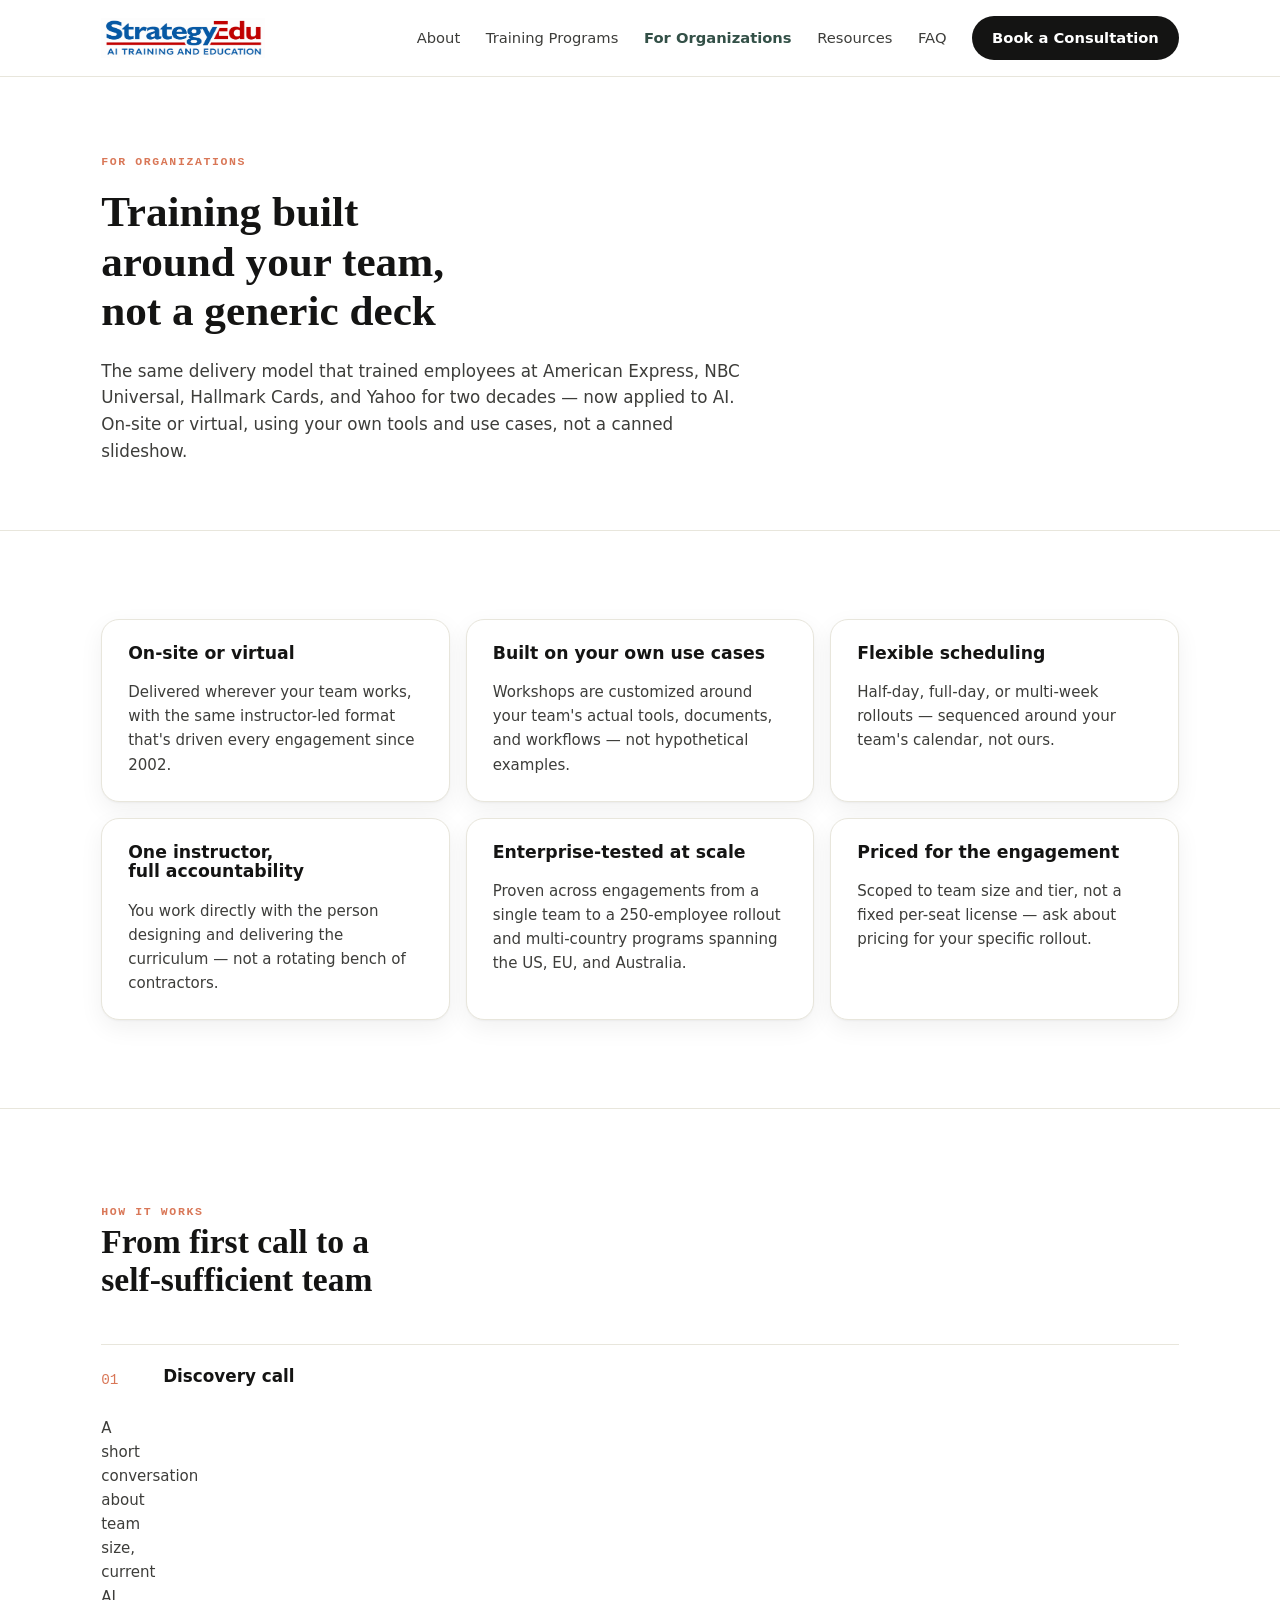
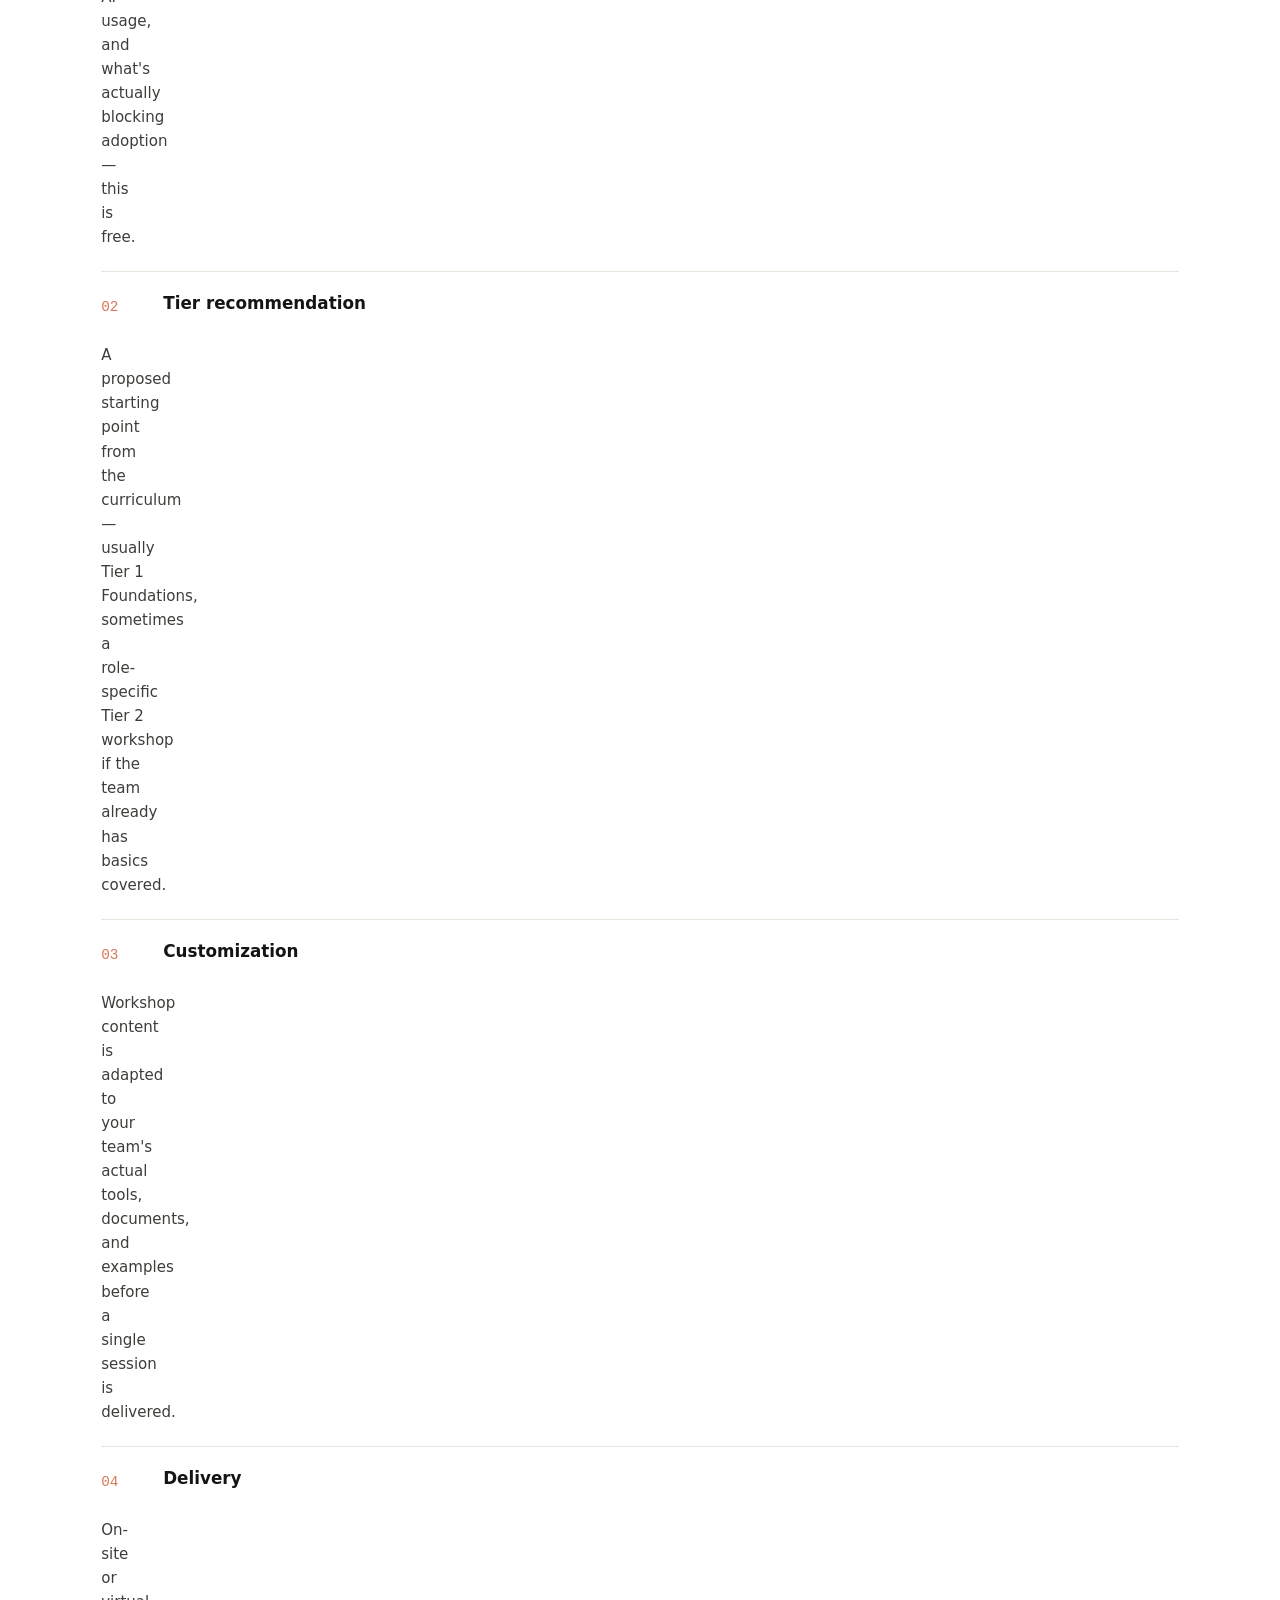
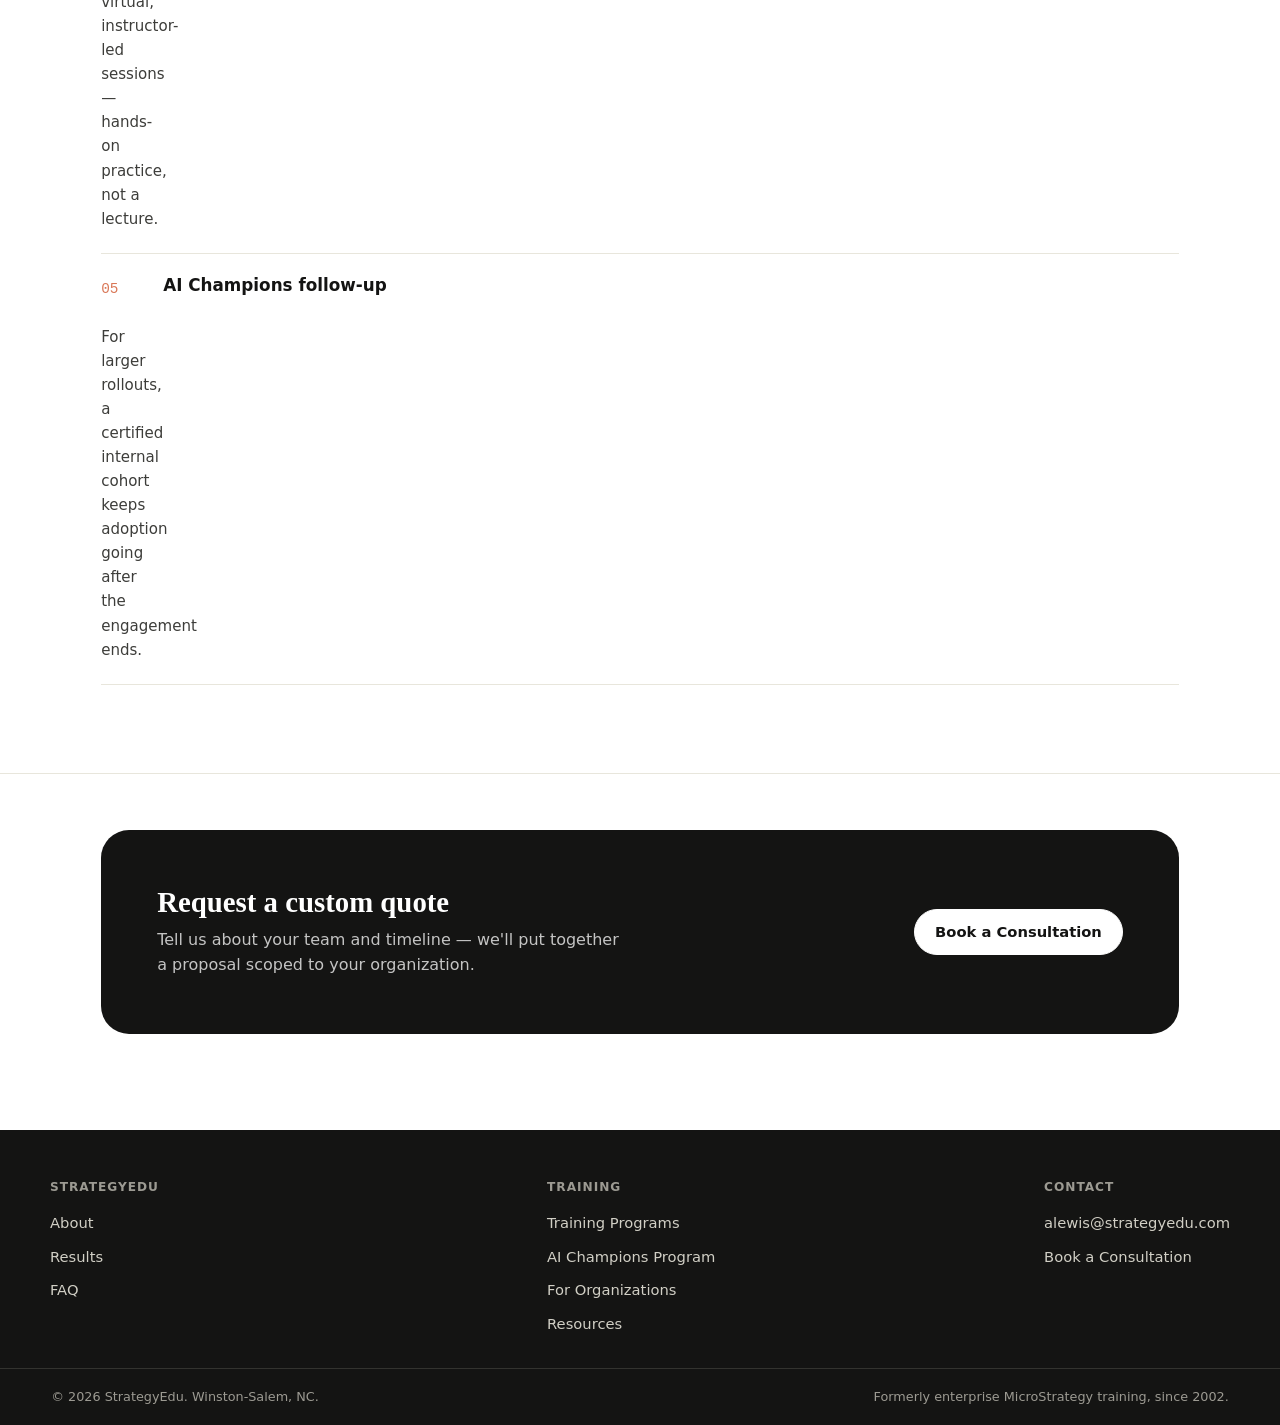
<file: for-organizations.html>
<!doctype html>
<html lang="en">
<head>
<meta charset="utf-8">
<meta name="viewport" content="width=device-width, initial-scale=1">
<title>For Organizations — StrategyEdu</title>
<meta name="description" content="On-site and virtual AI training, customized to your organization's own tools and use cases, backed by 20+ years of enterprise training delivery.">
<link rel="stylesheet" href="assets/css/style.css">
</head>
<body>

<header class="site-header">
  <div class="shell">
    <a class="brand" href="index.html"><img src="assets/img/strategy-edu-logo2.png" alt="StrategyEdu — Business Intelligence Education" width="164" height="40"></a>
    <button class="nav-toggle" aria-label="Toggle navigation" aria-expanded="false">
      <svg viewBox="0 0 24 24" fill="none" stroke="currentColor" stroke-width="2"><path d="M3 6h18M3 12h18M3 18h18"/></svg>
    </button>
    <nav class="primary-nav">
      <a href="about.html">About</a>
      <a href="training-programs.html">Training Programs</a>
      <a href="for-organizations.html" aria-current="page">For Organizations</a>
      <a href="resources.html">Resources</a>
      <a href="faq.html">FAQ</a>
      <a class="btn accent" href="contact.html">Book a Consultation</a>
    </nav>
  </div>
</header>

<main>

  <header class="page-header">
    <div class="shell">
      <span class="eyebrow">For Organizations</span>
      <h1 class="serif">Training built around your team, not a generic deck</h1>
      <p class="dek">The same delivery model that trained employees at American Express, NBC Universal, Hallmark Cards, and Yahoo for two decades — now applied to AI. On-site or virtual, using your own tools and use cases, not a canned slideshow.</p>
    </div>
  </header>

  <section class="block">
    <div class="shell">
      <div class="card-grid cols-3">
        <div class="card">
          <h3>On-site or virtual</h3>
          <p>Delivered wherever your team works, with the same instructor-led format that's driven every engagement since 2002.</p>
        </div>
        <div class="card">
          <h3>Built on your own use cases</h3>
          <p>Workshops are customized around your team's actual tools, documents, and workflows — not hypothetical examples.</p>
        </div>
        <div class="card">
          <h3>Flexible scheduling</h3>
          <p>Half-day, full-day, or multi-week rollouts — sequenced around your team's calendar, not ours.</p>
        </div>
        <div class="card">
          <h3>One instructor, full accountability</h3>
          <p>You work directly with the person designing and delivering the curriculum — not a rotating bench of contractors.</p>
        </div>
        <div class="card">
          <h3>Enterprise-tested at scale</h3>
          <p>Proven across engagements from a single team to a 250-employee rollout and multi-country programs spanning the US, EU, and Australia.</p>
        </div>
        <div class="card">
          <h3>Priced for the engagement</h3>
          <p>Scoped to team size and tier, not a fixed per-seat license — ask about pricing for your specific rollout.</p>
        </div>
      </div>
    </div>
  </section>

  <section class="block shaded">
    <div class="shell">
      <div class="block-head">
        <span class="eyebrow">How it works</span>
        <h2 class="serif">From first call to a self-sufficient team</h2>
      </div>
      <div class="steps">
        <div class="step">
          <h4>Discovery call</h4>
          <p>A short conversation about team size, current AI usage, and what's actually blocking adoption — this is free.</p>
        </div>
        <div class="step">
          <h4>Tier recommendation</h4>
          <p>A proposed starting point from the curriculum — usually Tier 1 Foundations, sometimes a role-specific Tier 2 workshop if the team already has basics covered.</p>
        </div>
        <div class="step">
          <h4>Customization</h4>
          <p>Workshop content is adapted to your team's actual tools, documents, and examples before a single session is delivered.</p>
        </div>
        <div class="step">
          <h4>Delivery</h4>
          <p>On-site or virtual, instructor-led sessions — hands-on practice, not a lecture.</p>
        </div>
        <div class="step">
          <h4>AI Champions follow-up</h4>
          <p>For larger rollouts, a certified internal cohort keeps adoption going after the engagement ends.</p>
        </div>
      </div>
    </div>
  </section>

  <section class="block tight">
    <div class="shell">
      <div class="cta-banner">
        <div>
          <h2 class="serif">Request a custom quote</h2>
          <p>Tell us about your team and timeline — we'll put together a proposal scoped to your organization.</p>
        </div>
        <a class="btn primary" href="contact.html">Book a Consultation</a>
      </div>
    </div>
  </section>

</main>

<footer class="site-footer">
  <div class="shell">
    <div class="col">
      <h5>StrategyEdu</h5>
      <a href="about.html">About</a>
      <a href="results.html">Results</a>
      <a href="faq.html">FAQ</a>
    </div>
    <div class="col">
      <h5>Training</h5>
      <a href="training-programs.html">Training Programs</a>
      <a href="ai-champions.html">AI Champions Program</a>
      <a href="for-organizations.html">For Organizations</a>
      <a href="resources.html">Resources</a>
    </div>
    <div class="col">
      <h5>Contact</h5>
      <a href="mailto:alewis@strategyedu.com">alewis@strategyedu.com</a>
      <a href="contact.html">Book a Consultation</a>
    </div>
  </div>
  <div class="foot-bottom">
    <span>&copy; 2026 StrategyEdu. Winston-Salem, NC.</span>
    <span>Formerly enterprise MicroStrategy training, since 2002.</span>
  </div>
</footer>

<script src="assets/js/main.js"></script>
</body>
</html>
</file>
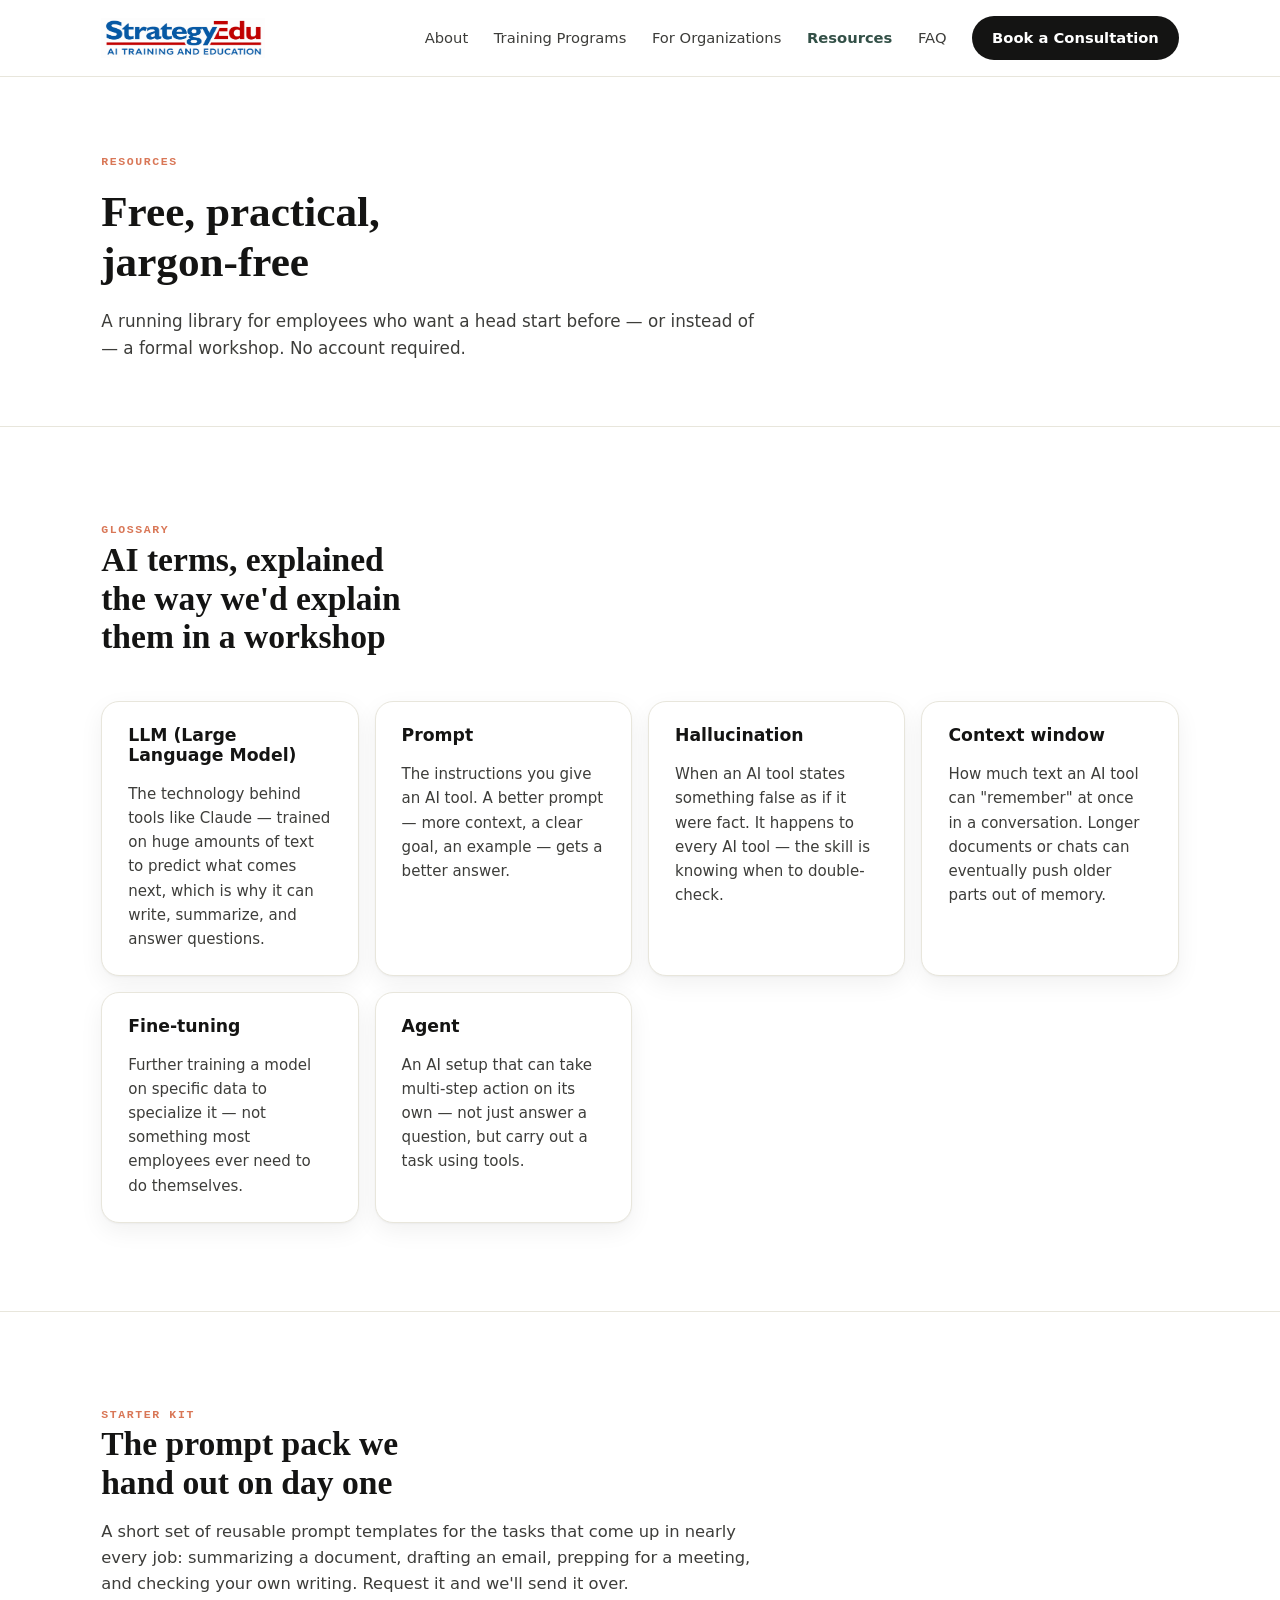
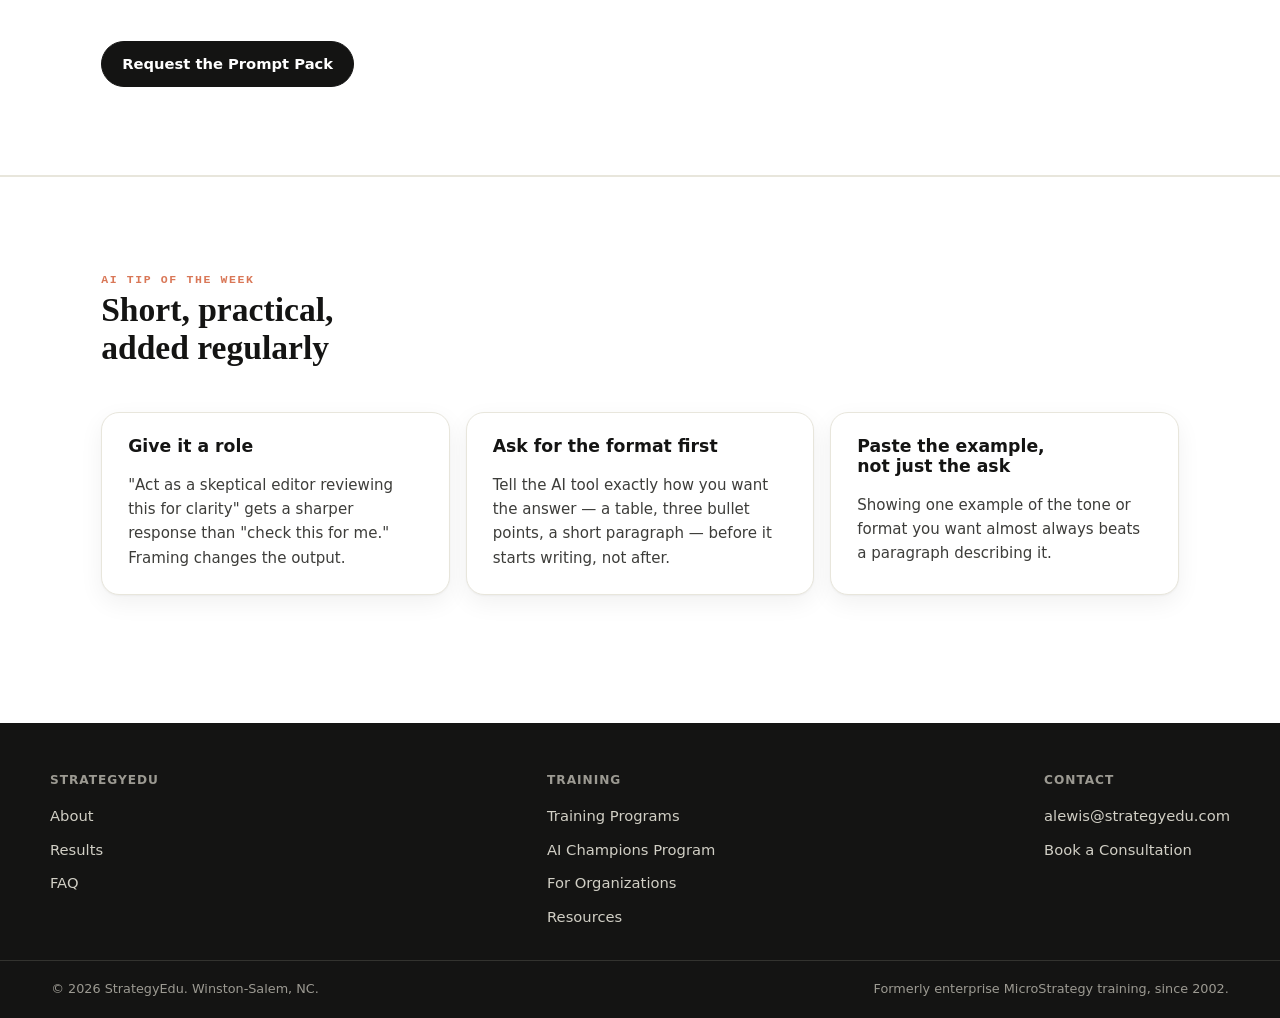
<file: resources.html>
<!doctype html>
<html lang="en">
<head>
<meta charset="utf-8">
<meta name="viewport" content="width=device-width, initial-scale=1">
<title>Resources — StrategyEdu</title>
<meta name="description" content="A plain-language AI glossary, a starter prompt pack, and practical AI tips for employees new to using AI at work.">
<link rel="stylesheet" href="assets/css/style.css">
</head>
<body>

<header class="site-header">
  <div class="shell">
    <a class="brand" href="index.html"><img src="assets/img/strategy-edu-logo2.png" alt="StrategyEdu — Business Intelligence Education" width="164" height="40"></a>
    <button class="nav-toggle" aria-label="Toggle navigation" aria-expanded="false">
      <svg viewBox="0 0 24 24" fill="none" stroke="currentColor" stroke-width="2"><path d="M3 6h18M3 12h18M3 18h18"/></svg>
    </button>
    <nav class="primary-nav">
      <a href="about.html">About</a>
      <a href="training-programs.html">Training Programs</a>
      <a href="for-organizations.html">For Organizations</a>
      <a href="resources.html" aria-current="page">Resources</a>
      <a href="faq.html">FAQ</a>
      <a class="btn accent" href="contact.html">Book a Consultation</a>
    </nav>
  </div>
</header>

<main>

  <header class="page-header">
    <div class="shell">
      <span class="eyebrow">Resources</span>
      <h1 class="serif">Free, practical, jargon-free</h1>
      <p class="dek">A running library for employees who want a head start before — or instead of — a formal workshop. No account required.</p>
    </div>
  </header>

  <section class="block">
    <div class="shell">
      <div class="block-head">
        <span class="eyebrow">Glossary</span>
        <h2 class="serif">AI terms, explained the way we'd explain them in a workshop</h2>
      </div>
      <div class="card-grid">
        <div class="card">
          <h3>LLM (Large Language Model)</h3>
          <p>The technology behind tools like Claude — trained on huge amounts of text to predict what comes next, which is why it can write, summarize, and answer questions.</p>
        </div>
        <div class="card">
          <h3>Prompt</h3>
          <p>The instructions you give an AI tool. A better prompt — more context, a clear goal, an example — gets a better answer.</p>
        </div>
        <div class="card">
          <h3>Hallucination</h3>
          <p>When an AI tool states something false as if it were fact. It happens to every AI tool — the skill is knowing when to double-check.</p>
        </div>
        <div class="card">
          <h3>Context window</h3>
          <p>How much text an AI tool can "remember" at once in a conversation. Longer documents or chats can eventually push older parts out of memory.</p>
        </div>
        <div class="card">
          <h3>Fine-tuning</h3>
          <p>Further training a model on specific data to specialize it — not something most employees ever need to do themselves.</p>
        </div>
        <div class="card">
          <h3>Agent</h3>
          <p>An AI setup that can take multi-step action on its own — not just answer a question, but carry out a task using tools.</p>
        </div>
      </div>
    </div>
  </section>

  <section class="block shaded">
    <div class="shell">
      <div class="block-head">
        <span class="eyebrow">Starter kit</span>
        <h2 class="serif">The prompt pack we hand out on day one</h2>
        <p class="lede">A short set of reusable prompt templates for the tasks that come up in nearly every job: summarizing a document, drafting an email, prepping for a meeting, and checking your own writing. Request it and we'll send it over.</p>
      </div>
      <div class="cta-row">
        <a class="btn accent" href="contact.html">Request the Prompt Pack</a>
      </div>
    </div>
  </section>

  <section class="block divider-top">
    <div class="shell">
      <div class="block-head">
        <span class="eyebrow">AI Tip of the Week</span>
        <h2 class="serif">Short, practical, added regularly</h2>
      </div>
      <div class="card-grid cols-3">
        <div class="card">
          <h3>Give it a role</h3>
          <p>"Act as a skeptical editor reviewing this for clarity" gets a sharper response than "check this for me." Framing changes the output.</p>
        </div>
        <div class="card">
          <h3>Ask for the format first</h3>
          <p>Tell the AI tool exactly how you want the answer — a table, three bullet points, a short paragraph — before it starts writing, not after.</p>
        </div>
        <div class="card">
          <h3>Paste the example, not just the ask</h3>
          <p>Showing one example of the tone or format you want almost always beats a paragraph describing it.</p>
        </div>
      </div>
    </div>
  </section>

</main>

<footer class="site-footer">
  <div class="shell">
    <div class="col">
      <h5>StrategyEdu</h5>
      <a href="about.html">About</a>
      <a href="results.html">Results</a>
      <a href="faq.html">FAQ</a>
    </div>
    <div class="col">
      <h5>Training</h5>
      <a href="training-programs.html">Training Programs</a>
      <a href="ai-champions.html">AI Champions Program</a>
      <a href="for-organizations.html">For Organizations</a>
      <a href="resources.html">Resources</a>
    </div>
    <div class="col">
      <h5>Contact</h5>
      <a href="mailto:alewis@strategyedu.com">alewis@strategyedu.com</a>
      <a href="contact.html">Book a Consultation</a>
    </div>
  </div>
  <div class="foot-bottom">
    <span>&copy; 2026 StrategyEdu. Winston-Salem, NC.</span>
    <span>Formerly enterprise MicroStrategy training, since 2002.</span>
  </div>
</footer>

<script src="assets/js/main.js"></script>
</body>
</html>
</file>
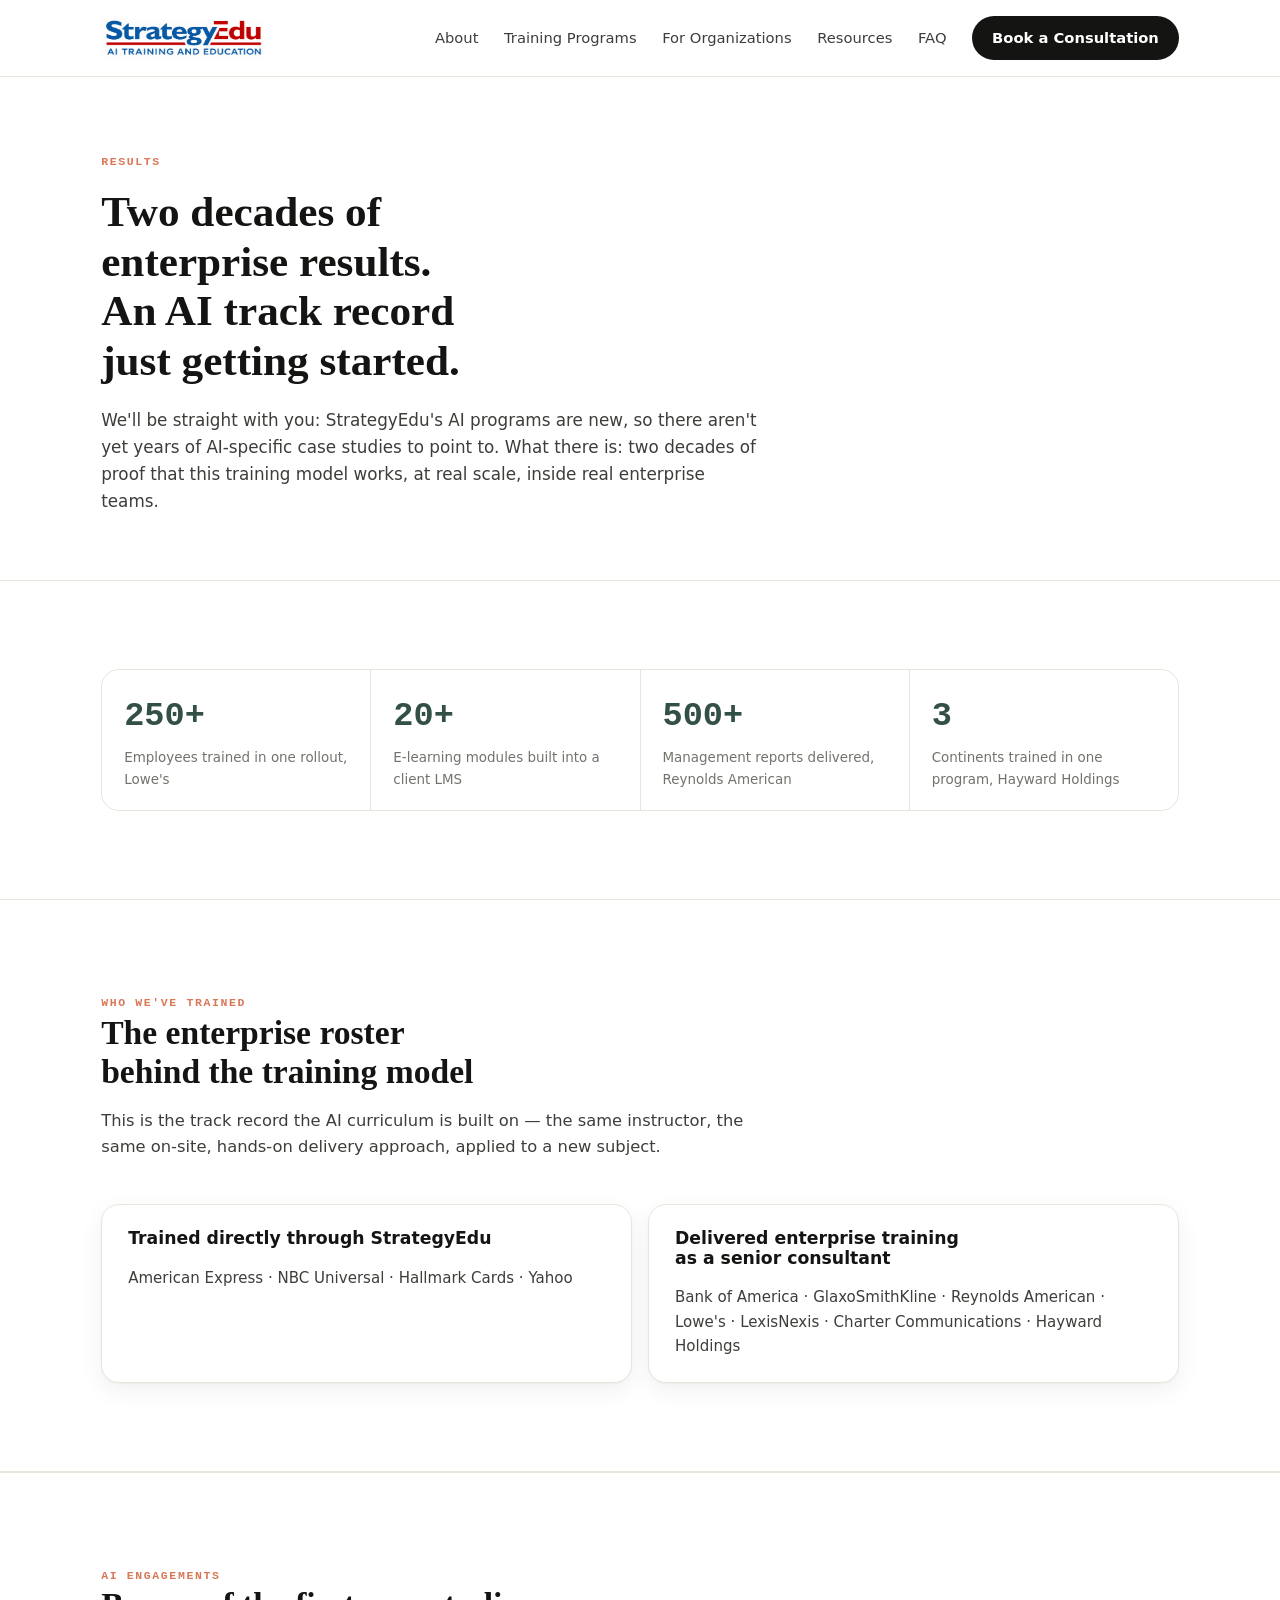
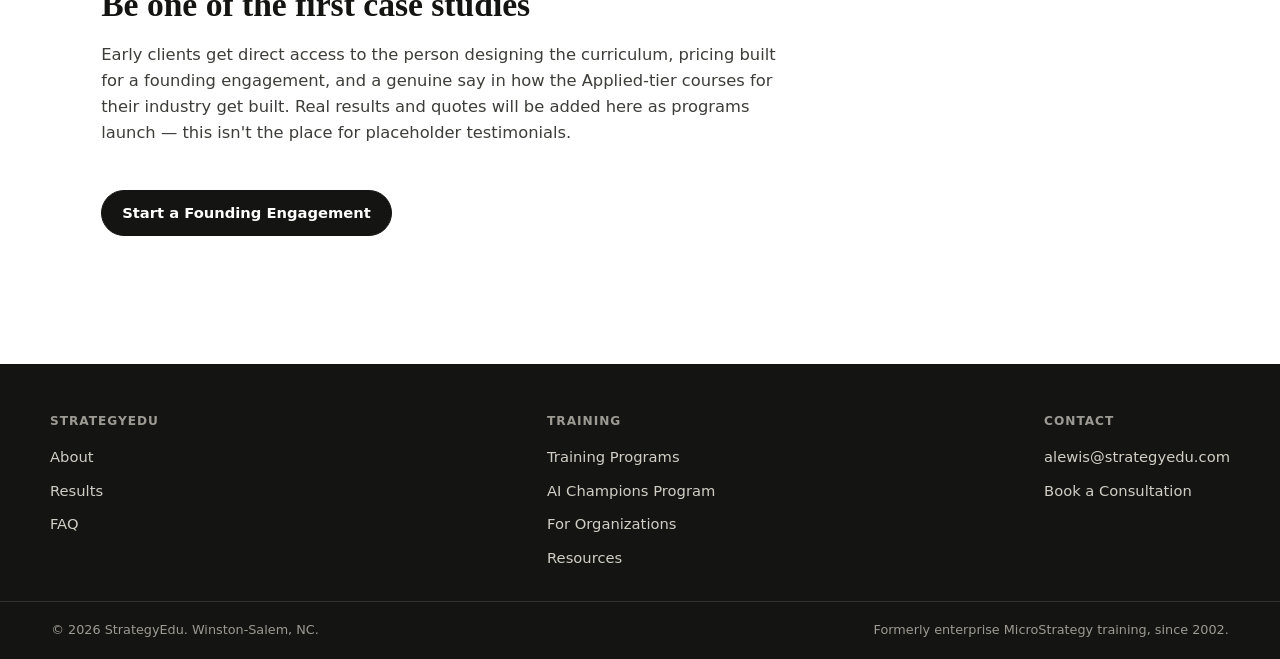
<file: results.html>
<!doctype html>
<html lang="en">
<head>
<meta charset="utf-8">
<meta name="viewport" content="width=device-width, initial-scale=1">
<title>Results — StrategyEdu</title>
<meta name="description" content="Two decades of enterprise training results, and an AI training track record just getting started.">
<link rel="stylesheet" href="assets/css/style.css">
</head>
<body>

<header class="site-header">
  <div class="shell">
    <a class="brand" href="index.html"><img src="assets/img/strategy-edu-logo2.png" alt="StrategyEdu — Business Intelligence Education" width="164" height="40"></a>
    <button class="nav-toggle" aria-label="Toggle navigation" aria-expanded="false">
      <svg viewBox="0 0 24 24" fill="none" stroke="currentColor" stroke-width="2"><path d="M3 6h18M3 12h18M3 18h18"/></svg>
    </button>
    <nav class="primary-nav">
      <a href="about.html">About</a>
      <a href="training-programs.html">Training Programs</a>
      <a href="for-organizations.html">For Organizations</a>
      <a href="resources.html">Resources</a>
      <a href="faq.html">FAQ</a>
      <a class="btn accent" href="contact.html">Book a Consultation</a>
    </nav>
  </div>
</header>

<main>

  <header class="page-header">
    <div class="shell">
      <span class="eyebrow">Results</span>
      <h1 class="serif">Two decades of enterprise results. An AI track record just getting started.</h1>
      <p class="dek">We'll be straight with you: StrategyEdu's AI programs are new, so there aren't yet years of AI-specific case studies to point to. What there is: two decades of proof that this training model works, at real scale, inside real enterprise teams.</p>
    </div>
  </header>

  <section class="block">
    <div class="shell">
      <div class="stat-row">
        <div class="stat"><div class="n">250+</div><div class="k">Employees trained in one rollout, Lowe's</div></div>
        <div class="stat"><div class="n">20+</div><div class="k">E-learning modules built into a client LMS</div></div>
        <div class="stat"><div class="n">500+</div><div class="k">Management reports delivered, Reynolds American</div></div>
        <div class="stat"><div class="n">3</div><div class="k">Continents trained in one program, Hayward Holdings</div></div>
      </div>
    </div>
  </section>

  <section class="block shaded">
    <div class="shell">
      <div class="block-head">
        <span class="eyebrow">Who we've trained</span>
        <h2 class="serif">The enterprise roster behind the training model</h2>
        <p class="lede">This is the track record the AI curriculum is built on — the same instructor, the same on-site, hands-on delivery approach, applied to a new subject.</p>
      </div>
      <div class="card-grid">
        <div class="card">
          <h3>Trained directly through StrategyEdu</h3>
          <p>American Express &middot; NBC Universal &middot; Hallmark Cards &middot; Yahoo</p>
        </div>
        <div class="card">
          <h3>Delivered enterprise training as a senior consultant</h3>
          <p>Bank of America &middot; GlaxoSmithKline &middot; Reynolds American &middot; Lowe's &middot; LexisNexis &middot; Charter Communications &middot; Hayward Holdings</p>
        </div>
      </div>
    </div>
  </section>

  <section class="block divider-top">
    <div class="shell">
      <div class="block-head">
        <span class="eyebrow">AI engagements</span>
        <h2 class="serif">Be one of the first case studies</h2>
        <p class="lede">Early clients get direct access to the person designing the curriculum, pricing built for a founding engagement, and a genuine say in how the Applied-tier courses for their industry get built. Real results and quotes will be added here as programs launch — this isn't the place for placeholder testimonials.</p>
      </div>
      <div class="cta-row">
        <a class="btn accent" href="contact.html">Start a Founding Engagement</a>
      </div>
    </div>
  </section>

</main>

<footer class="site-footer">
  <div class="shell">
    <div class="col">
      <h5>StrategyEdu</h5>
      <a href="about.html">About</a>
      <a href="results.html">Results</a>
      <a href="faq.html">FAQ</a>
    </div>
    <div class="col">
      <h5>Training</h5>
      <a href="training-programs.html">Training Programs</a>
      <a href="ai-champions.html">AI Champions Program</a>
      <a href="for-organizations.html">For Organizations</a>
      <a href="resources.html">Resources</a>
    </div>
    <div class="col">
      <h5>Contact</h5>
      <a href="mailto:alewis@strategyedu.com">alewis@strategyedu.com</a>
      <a href="contact.html">Book a Consultation</a>
    </div>
  </div>
  <div class="foot-bottom">
    <span>&copy; 2026 StrategyEdu. Winston-Salem, NC.</span>
    <span>Formerly enterprise MicroStrategy training, since 2002.</span>
  </div>
</footer>

<script src="assets/js/main.js"></script>
</body>
</html>
</file>
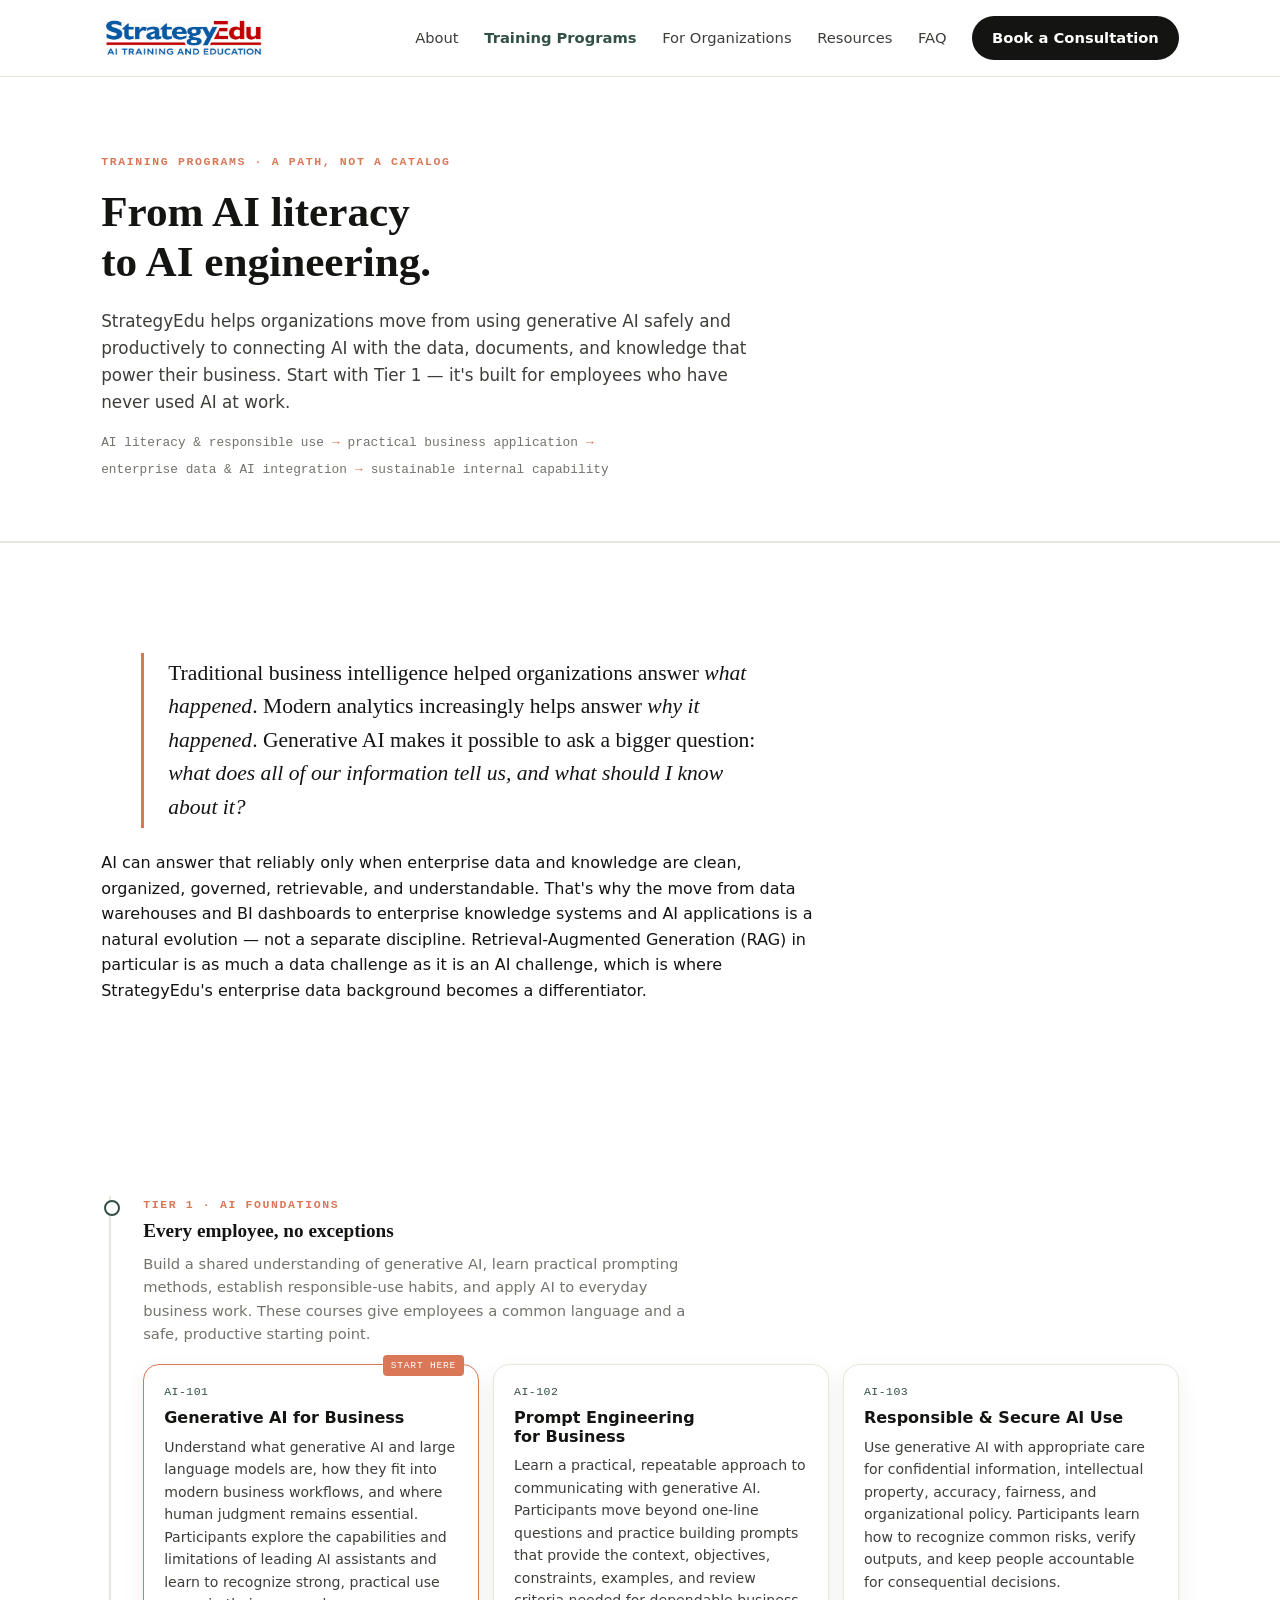
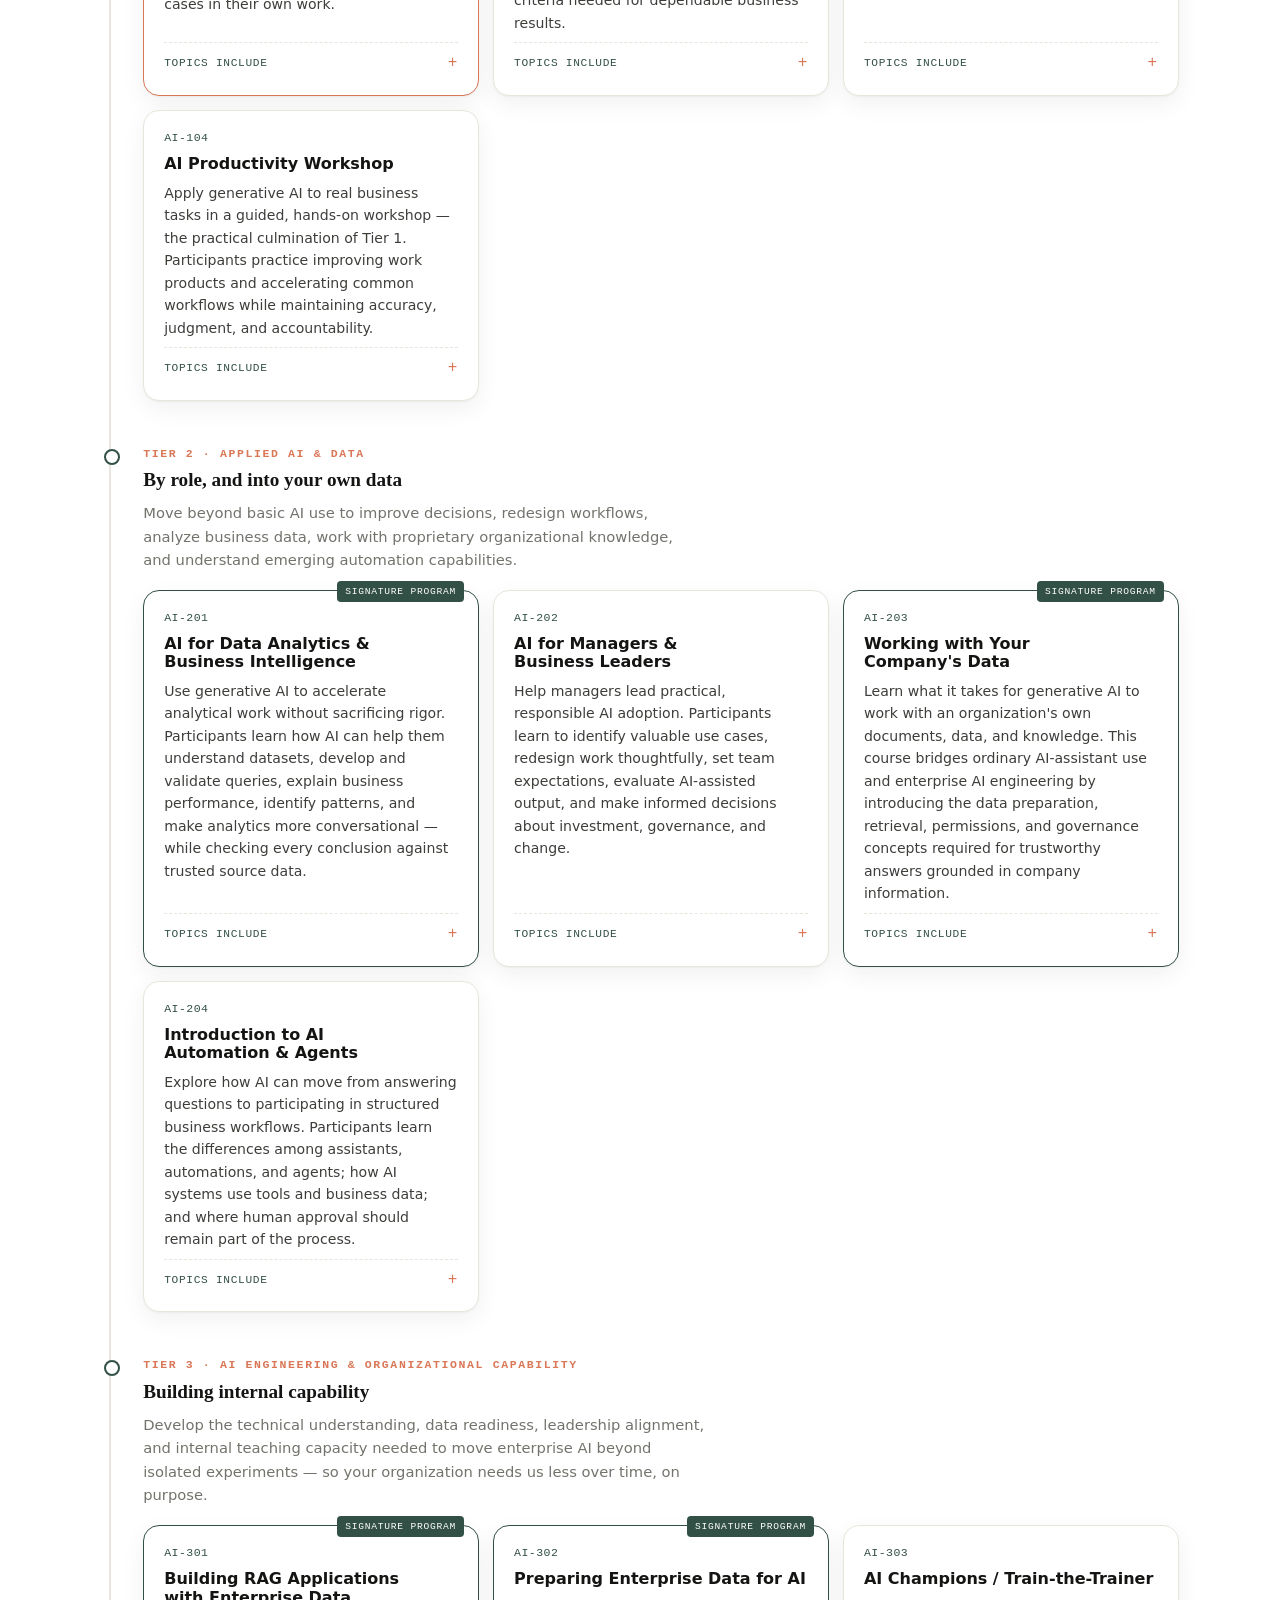
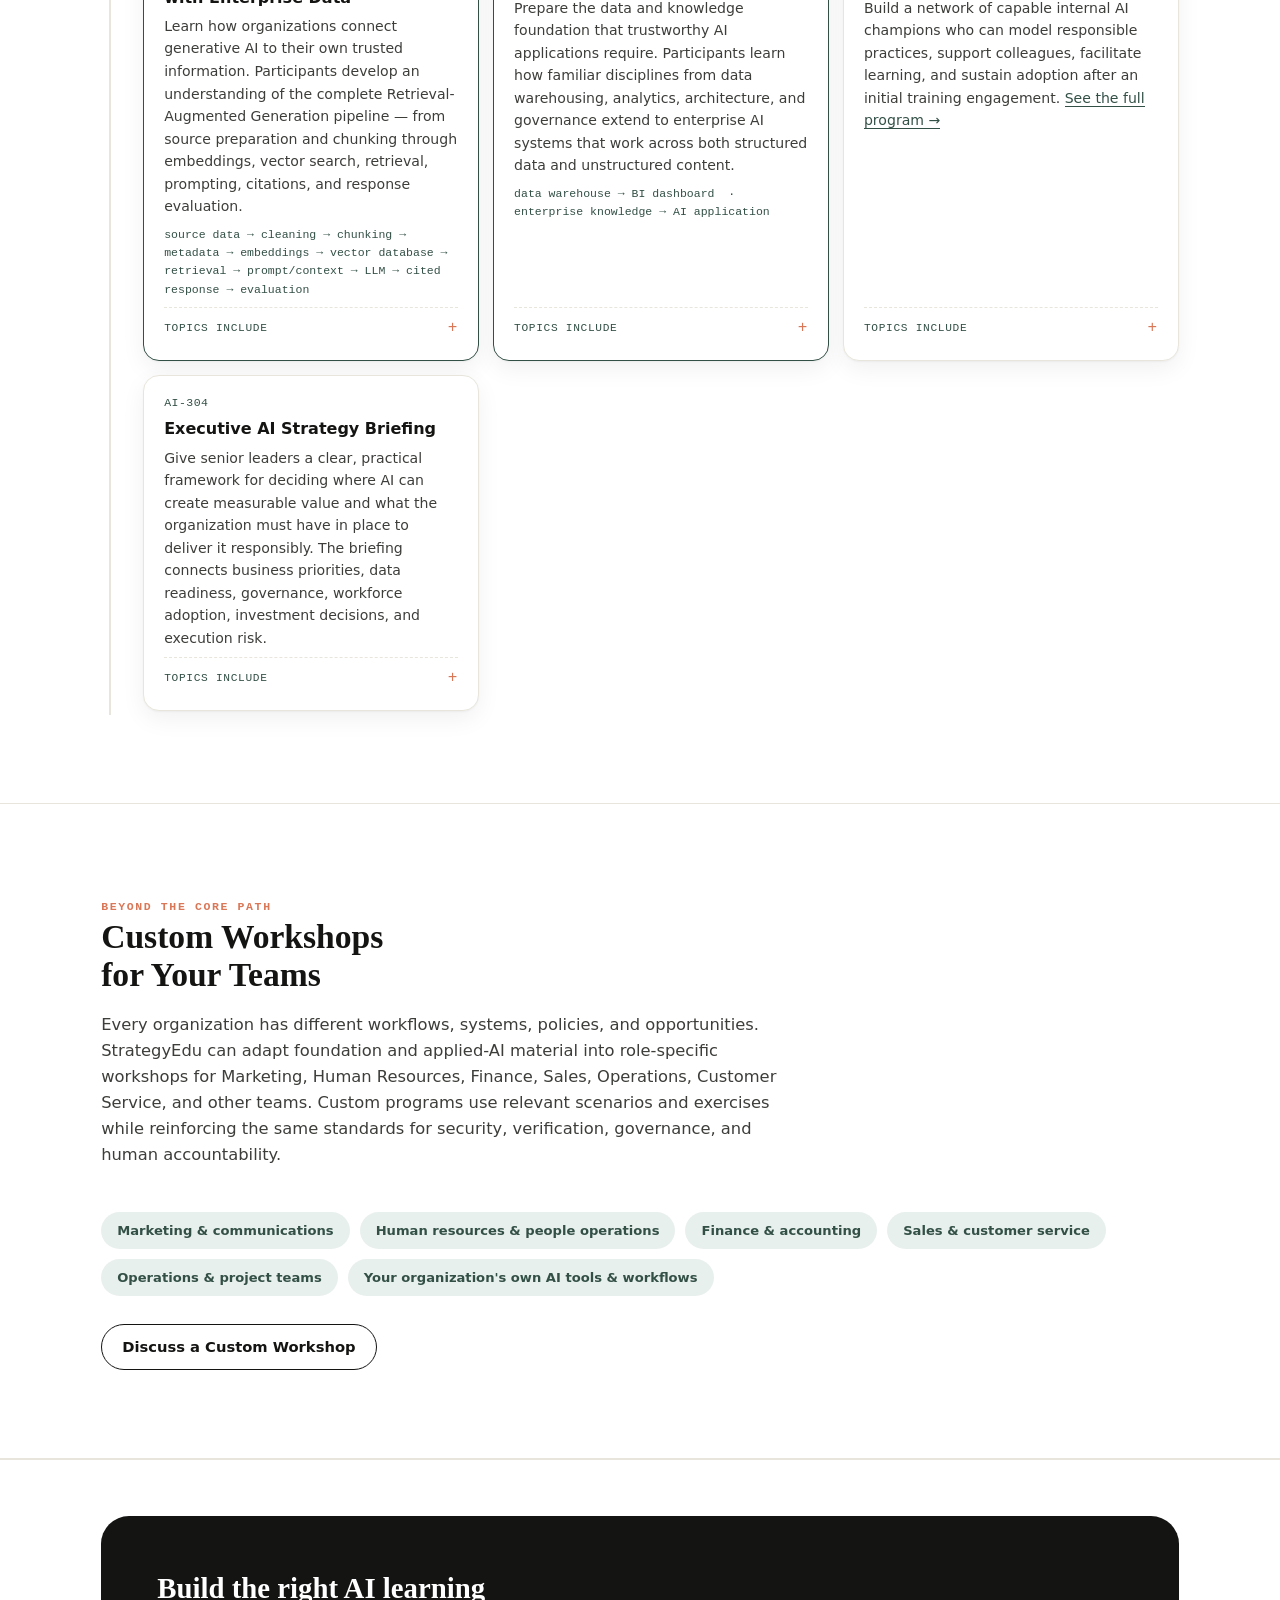
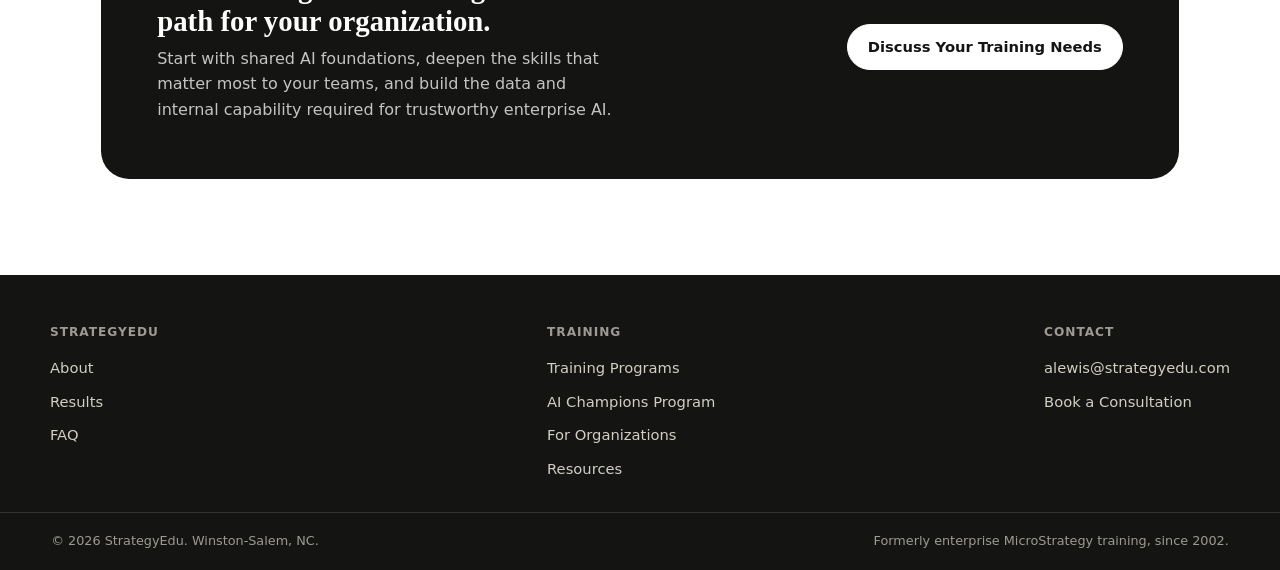
<file: training-programs.html>
<!doctype html>
<html lang="en">
<head>
<meta charset="utf-8">
<meta name="viewport" content="width=device-width, initial-scale=1">
<title>Training Programs — StrategyEdu</title>
<meta name="description" content="From AI literacy to AI engineering: a three-tier training path connecting responsible everyday AI use to enterprise data, RAG, and lasting internal capability.">
<link rel="stylesheet" href="assets/css/style.css">
</head>
<body>

<header class="site-header">
  <div class="shell">
    <a class="brand" href="index.html"><img src="assets/img/strategy-edu-logo2.png" alt="StrategyEdu — Business Intelligence Education" width="164" height="40"></a>
    <button class="nav-toggle" aria-label="Toggle navigation" aria-expanded="false">
      <svg viewBox="0 0 24 24" fill="none" stroke="currentColor" stroke-width="2"><path d="M3 6h18M3 12h18M3 18h18"/></svg>
    </button>
    <nav class="primary-nav">
      <a href="about.html">About</a>
      <a href="training-programs.html" aria-current="page">Training Programs</a>
      <a href="for-organizations.html">For Organizations</a>
      <a href="resources.html">Resources</a>
      <a href="faq.html">FAQ</a>
      <a class="btn accent" href="contact.html">Book a Consultation</a>
    </nav>
  </div>
</header>

<main>

  <header class="page-header">
    <div class="shell">
      <span class="eyebrow">Training Programs · A path, not a catalog</span>
      <h1 class="serif">From AI literacy to AI engineering.</h1>
      <p class="dek">StrategyEdu helps organizations move from using generative AI safely and productively to connecting AI with the data, documents, and knowledge that power their business. Start with Tier 1 — it's built for employees who have never used AI at work.</p>
      <p class="flow-line mono">AI literacy &amp; responsible use <span class="arrow">&rarr;</span> practical business application <span class="arrow">&rarr;</span> enterprise data &amp; AI integration <span class="arrow">&rarr;</span> sustainable internal capability</p>
    </div>
  </header>

  <section class="block divider-top">
    <div class="shell">
      <blockquote class="thesis">
        Traditional business intelligence helped organizations answer <em>what happened</em>. Modern analytics increasingly helps answer <em>why it happened</em>. Generative AI makes it possible to ask a bigger question: <em>what does all of our information tell us, and what should I know about it?</em>
      </blockquote>
      <p class="lede" style="margin-top: 22px; max-width: 70ch;">AI can answer that reliably only when enterprise data and knowledge are clean, organized, governed, retrievable, and understandable. That's why the move from data warehouses and BI dashboards to enterprise knowledge systems and AI applications is a natural evolution — not a separate discipline. Retrieval-Augmented Generation (RAG) in particular is as much a data challenge as it is an AI challenge, which is where StrategyEdu's enterprise data background becomes a differentiator.</p>
    </div>
  </section>

  <section class="block">
    <div class="shell">
      <div class="path-track">

        <div class="path-tier" id="tier-1">
          <div class="tier-label"><span class="eyebrow">Tier 1 · AI Foundations</span></div>
          <h3 class="serif">Every employee, no exceptions</h3>
          <p class="who">Build a shared understanding of generative AI, learn practical prompting methods, establish responsible-use habits, and apply AI to everyday business work. These courses give employees a common language and a safe, productive starting point.</p>
          <div class="course-grid">

            <div class="course-card flagship">
              <span class="code mono">AI-101</span>
              <h4>Generative AI for Business</h4>
              <p>Understand what generative AI and large language models are, how they fit into modern business workflows, and where human judgment remains essential. Participants explore the capabilities and limitations of leading AI assistants and learn to recognize strong, practical use cases in their own work.</p>
              <details class="course-topics">
                <summary>Topics include</summary>
                <ul>
                  <li>What generative AI and large language models are</li>
                  <li>How AI assistants generate responses</li>
                  <li>Common business capabilities and use cases</li>
                  <li>The roles of tools such as ChatGPT, Claude, Gemini, and Microsoft Copilot</li>
                  <li>Strengths, limitations, and common misconceptions</li>
                  <li>Hallucinations, uncertainty, and the need for verification</li>
                  <li>Tasks suited to AI and tasks requiring human judgment</li>
                  <li>Identifying useful starting points in everyday workflows</li>
                </ul>
              </details>
            </div>

            <div class="course-card">
              <span class="code mono">AI-102</span>
              <h4>Prompt Engineering for Business</h4>
              <p>Learn a practical, repeatable approach to communicating with generative AI. Participants move beyond one-line questions and practice building prompts that provide the context, objectives, constraints, examples, and review criteria needed for dependable business results.</p>
              <details class="course-topics">
                <summary>Topics include</summary>
                <ul>
                  <li>The elements of an effective business prompt</li>
                  <li>Defining context, role, objective, audience, and desired output</li>
                  <li>Adding constraints, source material, and success criteria</li>
                  <li>Using examples to guide tone, structure, and quality</li>
                  <li>Iterative prompting and constructive follow-up</li>
                  <li>Working with documents and long-form source material</li>
                  <li>Creating reusable prompt templates</li>
                  <li>Asking AI to reveal assumptions and identify missing information</li>
                  <li>Reviewing, validating, and refining AI-generated work</li>
                </ul>
              </details>
            </div>

            <div class="course-card">
              <span class="code mono">AI-103</span>
              <h4>Responsible &amp; Secure AI Use</h4>
              <p>Use generative AI with appropriate care for confidential information, intellectual property, accuracy, fairness, and organizational policy. Participants learn how to recognize common risks, verify outputs, and keep people accountable for consequential decisions.</p>
              <details class="course-topics">
                <summary>Topics include</summary>
                <ul>
                  <li>Confidential, proprietary, personal, and regulated information</li>
                  <li>What should and should not be entered into public AI tools</li>
                  <li>Hallucinations, factual errors, and misleading confidence</li>
                  <li>Verification methods and source checking</li>
                  <li>Copyright, intellectual property, and appropriate reuse</li>
                  <li>Bias, fairness, and responsible decision support</li>
                  <li>Human review and accountability</li>
                  <li>Organizational AI policies and approved-tool boundaries</li>
                  <li>Practical risk scenarios and safe-use guidelines</li>
                </ul>
              </details>
            </div>

            <div class="course-card">
              <span class="code mono">AI-104</span>
              <h4>AI Productivity Workshop</h4>
              <p>Apply generative AI to real business tasks in a guided, hands-on workshop — the practical culmination of Tier 1. Participants practice improving work products and accelerating common workflows while maintaining accuracy, judgment, and accountability.</p>
              <details class="course-topics">
                <summary>Topics include</summary>
                <ul>
                  <li>Drafting and improving email</li>
                  <li>Summarizing and analyzing documents</li>
                  <li>Research planning and synthesis</li>
                  <li>Meeting preparation, agendas, and follow-up</li>
                  <li>Reports, presentations, and executive summaries</li>
                  <li>Brainstorming and structured problem solving</li>
                  <li>Reformatting and adapting content for different audiences</li>
                  <li>Developing reusable workflows and prompt patterns</li>
                  <li>Reviewing outputs for accuracy, tone, and completeness</li>
                </ul>
              </details>
            </div>

          </div>
        </div>

        <div class="path-tier" id="tier-2">
          <div class="tier-label"><span class="eyebrow">Tier 2 · Applied AI &amp; Data</span></div>
          <h3 class="serif">By role, and into your own data</h3>
          <p class="who">Move beyond basic AI use to improve decisions, redesign workflows, analyze business data, work with proprietary organizational knowledge, and understand emerging automation capabilities.</p>
          <div class="course-grid">

            <div class="course-card signature">
              <span class="code mono">AI-201</span>
              <h4>AI for Data Analytics &amp; Business Intelligence</h4>
              <p>Use generative AI to accelerate analytical work without sacrificing rigor. Participants learn how AI can help them understand datasets, develop and validate queries, explain business performance, identify patterns, and make analytics more conversational — while checking every conclusion against trusted source data.</p>
              <details class="course-topics">
                <summary>Topics include</summary>
                <ul>
                  <li>Using AI to explore and analyze structured business data</li>
                  <li>Explaining unfamiliar datasets, fields, and relationships</li>
                  <li>SQL generation, explanation, debugging, and validation</li>
                  <li>Developing and reviewing calculated metrics</li>
                  <li>Supporting Excel, Power BI, Tableau, and other BI workflows</li>
                  <li>Producing dashboard narratives and executive summaries</li>
                  <li>Identifying trends, patterns, outliers, and anomalies</li>
                  <li>Asking questions of data through conversational analytics</li>
                  <li>Detecting hallucinations and unsupported analytical claims</li>
                  <li>Validating AI-generated logic and conclusions against source data</li>
                  <li>Protecting sensitive data in analytical workflows</li>
                </ul>
              </details>
            </div>

            <div class="course-card">
              <span class="code mono">AI-202</span>
              <h4>AI for Managers &amp; Business Leaders</h4>
              <p>Help managers lead practical, responsible AI adoption. Participants learn to identify valuable use cases, redesign work thoughtfully, set team expectations, evaluate AI-assisted output, and make informed decisions about investment, governance, and change.</p>
              <details class="course-topics">
                <summary>Topics include</summary>
                <ul>
                  <li>Identifying high-value AI use cases</li>
                  <li>Delegating appropriate tasks to AI</li>
                  <li>Reviewing and approving AI-assisted work</li>
                  <li>Establishing team norms and accountability</li>
                  <li>Workflow analysis and redesign</li>
                  <li>Assessing value, feasibility, risk, and return on investment</li>
                  <li>Selecting processes suitable for automation</li>
                  <li>Build-versus-buy considerations</li>
                  <li>Governance, approved tools, and responsible adoption</li>
                  <li>Employee engagement, training, and change management</li>
                  <li>Moving from experimentation to repeatable business value</li>
                </ul>
              </details>
            </div>

            <div class="course-card signature">
              <span class="code mono">AI-203</span>
              <h4>Working with Your Company's Data</h4>
              <p>Learn what it takes for generative AI to work with an organization's own documents, data, and knowledge. This course bridges ordinary AI-assistant use and enterprise AI engineering by introducing the data preparation, retrieval, permissions, and governance concepts required for trustworthy answers grounded in company information.</p>
              <details class="course-topics">
                <summary>Topics include</summary>
                <ul>
                  <li>General-purpose AI knowledge versus proprietary organizational knowledge</li>
                  <li>Uploading files versus connecting enterprise knowledge sources</li>
                  <li>Structured data versus unstructured documents</li>
                  <li>Preparing documents and datasets for AI use</li>
                  <li>Data quality, consistency, and source-of-truth considerations</li>
                  <li>Metadata and why it improves discovery and retrieval</li>
                  <li>Permissions, access controls, privacy, and governance</li>
                  <li>Introduction to document chunking</li>
                  <li>Plain-language introduction to embeddings</li>
                  <li>Plain-language introduction to vector search</li>
                  <li>Grounding AI responses in trusted corporate information</li>
                  <li>Citations, traceability, and response validation</li>
                  <li>Introduction to Retrieval-Augmented Generation (RAG)</li>
                </ul>
              </details>
            </div>

            <div class="course-card">
              <span class="code mono">AI-204</span>
              <h4>Introduction to AI Automation &amp; Agents</h4>
              <p>Explore how AI can move from answering questions to participating in structured business workflows. Participants learn the differences among assistants, automations, and agents; how AI systems use tools and business data; and where human approval should remain part of the process.</p>
              <details class="course-topics">
                <summary>Topics include</summary>
                <ul>
                  <li>AI assistants versus workflows versus agents</li>
                  <li>What tool use means in an AI system</li>
                  <li>Structured inputs and outputs</li>
                  <li>Connecting AI to documents, data, and business systems</li>
                  <li>Breaking work into repeatable steps</li>
                  <li>Human-in-the-loop review and approval</li>
                  <li>Guardrails, permissions, monitoring, and failure handling</li>
                  <li>Practical examples of automating repetitive knowledge work</li>
                  <li>Evaluating feasibility, value, and risk</li>
                  <li>Recognizing when conventional automation is the better choice</li>
                </ul>
              </details>
            </div>

          </div>
        </div>

        <div class="path-tier" id="tier-3">
          <div class="tier-label"><span class="eyebrow">Tier 3 · AI Engineering &amp; Organizational Capability</span></div>
          <h3 class="serif">Building internal capability</h3>
          <p class="who">Develop the technical understanding, data readiness, leadership alignment, and internal teaching capacity needed to move enterprise AI beyond isolated experiments — so your organization needs us less over time, on purpose.</p>
          <div class="course-grid">

            <div class="course-card signature">
              <span class="code mono">AI-301</span>
              <h4>Building RAG Applications with Enterprise Data</h4>
              <p>Learn how organizations connect generative AI to their own trusted information. Participants develop an understanding of the complete Retrieval-Augmented Generation pipeline — from source preparation and chunking through embeddings, vector search, retrieval, prompting, citations, and response evaluation.</p>
              <p class="pipeline mono">source data &rarr; cleaning &rarr; chunking &rarr; metadata &rarr; embeddings &rarr; vector database &rarr; retrieval &rarr; prompt/context &rarr; LLM &rarr; cited response &rarr; evaluation</p>
              <details class="course-topics">
                <summary>Topics include</summary>
                <ul>
                  <li>RAG use cases and architecture</li>
                  <li>Source identification and document ingestion</li>
                  <li>Cleaning and normalizing source content</li>
                  <li>Chunking strategies and tradeoffs</li>
                  <li>Metadata design and filtering</li>
                  <li>Embeddings and semantic representation</li>
                  <li>Vector databases and search</li>
                  <li>Retrieval, ranking, and context assembly</li>
                  <li>Prompt construction with retrieved context</li>
                  <li>Citation and source-attribution patterns</li>
                  <li>Evaluating relevance, faithfulness, and answer quality</li>
                  <li>Security, permissions, governance, and operational considerations</li>
                  <li>Common failure modes and improvement strategies</li>
                </ul>
              </details>
            </div>

            <div class="course-card signature">
              <span class="code mono">AI-302</span>
              <h4>Preparing Enterprise Data for AI</h4>
              <p>Prepare the data and knowledge foundation that trustworthy AI applications require. Participants learn how familiar disciplines from data warehousing, analytics, architecture, and governance extend to enterprise AI systems that work across both structured data and unstructured content.</p>
              <p class="pipeline mono">data warehouse &rarr; BI dashboard &nbsp;&middot;&nbsp; enterprise knowledge &rarr; AI application</p>
              <details class="course-topics">
                <summary>Topics include</summary>
                <ul>
                  <li>Data readiness for AI</li>
                  <li>Data quality, completeness, freshness, and reliability</li>
                  <li>Semantic consistency and shared business definitions</li>
                  <li>Entities, dimensions, hierarchies, and relationships</li>
                  <li>Metadata, lineage, ownership, and provenance</li>
                  <li>Systems of record and source-of-truth conflicts</li>
                  <li>Structured data versus unstructured information</li>
                  <li>Document structure, cleanup, and preparation</li>
                  <li>Taxonomies, classification, and retrieval-friendly organization</li>
                  <li>Identity, permissions, and access controls</li>
                  <li>Privacy, retention, security, and governance</li>
                  <li>Evaluating whether enterprise information is AI-ready</li>
                </ul>
              </details>
            </div>

            <div class="course-card">
              <span class="code mono">AI-303</span>
              <h4>AI Champions / Train-the-Trainer</h4>
              <p>Build a network of capable internal AI champions who can model responsible practices, support colleagues, facilitate learning, and sustain adoption after an initial training engagement. <a href="ai-champions.html">See the full program &rarr;</a></p>
              <details class="course-topics">
                <summary>Topics include</summary>
                <ul>
                  <li>Defining the AI champion role</li>
                  <li>Reinforcing responsible and secure use</li>
                  <li>Demonstrating practical, role-relevant workflows</li>
                  <li>Teaching prompt methods clearly and consistently</li>
                  <li>Facilitating hands-on exercises</li>
                  <li>Coaching colleagues and answering common questions</li>
                  <li>Recognizing issues that require escalation</li>
                  <li>Creating reusable examples, job aids, and office hours</li>
                  <li>Gathering feedback and identifying new use cases</li>
                  <li>Measuring adoption, confidence, and business impact</li>
                  <li>Building a sustainable internal learning community</li>
                </ul>
              </details>
            </div>

            <div class="course-card">
              <span class="code mono">AI-304</span>
              <h4>Executive AI Strategy Briefing</h4>
              <p>Give senior leaders a clear, practical framework for deciding where AI can create measurable value and what the organization must have in place to deliver it responsibly. The briefing connects business priorities, data readiness, governance, workforce adoption, investment decisions, and execution risk.</p>
              <details class="course-topics">
                <summary>Topics include</summary>
                <ul>
                  <li>Where generative AI can create measurable business value</li>
                  <li>Use-case discovery and prioritization</li>
                  <li>Data and knowledge readiness</li>
                  <li>Risk, governance, and leadership accountability</li>
                  <li>Workforce implications and adoption strategy</li>
                  <li>AI project economics and return on investment</li>
                  <li>Build-versus-buy decisions</li>
                  <li>Vendor and platform evaluation questions</li>
                  <li>From pilots and proofs of concept to production</li>
                  <li>Avoiding expensive experiments that do not scale</li>
                  <li>Defining next steps, ownership, and success measures</li>
                </ul>
              </details>
            </div>

          </div>
        </div>

      </div>
    </div>
  </section>

  <section class="block shaded">
    <div class="shell">
      <div class="block-head">
        <span class="eyebrow">Beyond the core path</span>
        <h2 class="serif">Custom Workshops for Your Teams</h2>
        <p class="lede">Every organization has different workflows, systems, policies, and opportunities. StrategyEdu can adapt foundation and applied-AI material into role-specific workshops for Marketing, Human Resources, Finance, Sales, Operations, Customer Service, and other teams. Custom programs use relevant scenarios and exercises while reinforcing the same standards for security, verification, governance, and human accountability.</p>
      </div>
      <div class="tag-row">
        <span class="tag">Marketing &amp; communications</span>
        <span class="tag">Human resources &amp; people operations</span>
        <span class="tag">Finance &amp; accounting</span>
        <span class="tag">Sales &amp; customer service</span>
        <span class="tag">Operations &amp; project teams</span>
        <span class="tag">Your organization's own AI tools &amp; workflows</span>
      </div>
      <div class="cta-row" style="margin-top: 28px;">
        <a class="btn" href="contact.html">Discuss a Custom Workshop</a>
      </div>
    </div>
  </section>

  <section class="block tight divider-top">
    <div class="shell">
      <div class="cta-banner">
        <div>
          <h2 class="serif">Build the right AI learning path for your organization.</h2>
          <p>Start with shared AI foundations, deepen the skills that matter most to your teams, and build the data and internal capability required for trustworthy enterprise AI.</p>
        </div>
        <a class="btn primary" href="contact.html">Discuss Your Training Needs</a>
      </div>
    </div>
  </section>

</main>

<footer class="site-footer">
  <div class="shell">
    <div class="col">
      <h5>StrategyEdu</h5>
      <a href="about.html">About</a>
      <a href="results.html">Results</a>
      <a href="faq.html">FAQ</a>
    </div>
    <div class="col">
      <h5>Training</h5>
      <a href="training-programs.html">Training Programs</a>
      <a href="ai-champions.html">AI Champions Program</a>
      <a href="for-organizations.html">For Organizations</a>
      <a href="resources.html">Resources</a>
    </div>
    <div class="col">
      <h5>Contact</h5>
      <a href="mailto:alewis@strategyedu.com">alewis@strategyedu.com</a>
      <a href="contact.html">Book a Consultation</a>
    </div>
  </div>
  <div class="foot-bottom">
    <span>&copy; 2026 StrategyEdu. Winston-Salem, NC.</span>
    <span>Formerly enterprise MicroStrategy training, since 2002.</span>
  </div>
</footer>

<script src="assets/js/main.js"></script>
</body>
</html>
</file>
<file: assets/css/style.css>
/* StrategyEdu — shared design system */

:root {
  --paper: #FFFFFF;
  --paper-raised: #FFFFFF;
  --ink: #141413;
  --ink-soft: #3D3D3A;
  --muted: #73726C;
  --accent: #D97757;
  --accent-soft: #F3DCD1;
  --accent2: #335047;
  --accent2-soft: #E8F0ED;
  --line: #E8E6DC;
  --line-strong: #D1CFC5;
  --shadow: 0 1px 2px rgba(20,20,19,0.04), 0 8px 24px rgba(20,20,19,0.06);
  --radius: 10px;
  --radius-lg: 28px;
  --content-w: 1180px;

  /* Fixed panel colors, text inside is always dark ink */
  --panel-oat: #E3DACC;
  --panel-heather: #CBCADB;
  --panel-cactus: #BCD1CA;
  --panel-sky: #6A9BCC;
  --panel-ink: #141413;
  --panel-ink-soft: #40403C;
}

* { box-sizing: border-box; }
html { scroll-behavior: smooth; }
body {
  margin: 0;
  background: var(--paper);
  color: var(--ink);
  font-family: -apple-system, BlinkMacSystemFont, "Segoe UI", system-ui, sans-serif;
  line-height: 1.6;
  -webkit-font-smoothing: antialiased;
  overflow-x: hidden;
}

::selection { background: var(--accent-soft); color: var(--ink); }

img { max-width: 100%; display: block; }

a { color: var(--accent2); text-decoration: none; border-bottom: 1px solid currentColor; }
a:hover { opacity: 0.8; }
a:focus-visible, button:focus-visible, input:focus-visible, textarea:focus-visible, summary:focus-visible {
  outline: 2px solid var(--accent2);
  outline-offset: 3px;
}

.serif {
  font-family: "Iowan Old Style", "Palatino Linotype", "Book Antiqua", Georgia, ui-serif, serif;
}
.mono {
  font-family: ui-monospace, "SF Mono", "Cascadia Code", "Roboto Mono", monospace;
}

.eyebrow {
  font-family: ui-monospace, "SF Mono", "Cascadia Code", monospace;
  font-size: 0.72rem;
  letter-spacing: 0.14em;
  text-transform: uppercase;
  color: var(--accent);
  font-weight: 600;
}

h1, h2, h3, h4 { text-wrap: balance; margin: 0 0 0.5em; font-weight: 600; line-height: 1.15; }
p { margin: 0 0 1em; max-width: 68ch; }
p.wide { max-width: none; }

.shell {
  max-width: var(--content-w);
  margin: 0 auto;
  padding: 0 clamp(20px, 4vw, 56px);
}

/* ---------- Header / nav ---------- */
.site-header {
  position: sticky;
  top: 0;
  z-index: 50;
  background: color-mix(in srgb, var(--paper) 88%, transparent);
  backdrop-filter: blur(10px);
  border-bottom: 1px solid var(--line);
}
.site-header .shell {
  display: flex;
  align-items: center;
  justify-content: space-between;
  gap: 24px;
  padding-top: 16px;
  padding-bottom: 16px;
}
.brand {
  display: flex;
  align-items: center;
  border: none;
  color: var(--ink);
  font-weight: 600;
  font-size: 1.02rem;
  letter-spacing: -0.01em;
}
.brand img {
  height: 40px;
  width: 164px;
  display: block;
}
nav.primary-nav {
  display: flex;
  align-items: center;
  gap: clamp(14px, 2vw, 28px);
}
nav.primary-nav a {
  border: none;
  color: var(--ink-soft);
  font-size: 0.92rem;
  white-space: nowrap;
}
nav.primary-nav a:hover, nav.primary-nav a[aria-current="page"] { color: var(--ink); }
nav.primary-nav a[aria-current="page"] { color: var(--accent2); font-weight: 600; }

.btn {
  display: inline-flex;
  align-items: center;
  gap: 8px;
  border: 1px solid var(--ink);
  border-radius: 999px;
  padding: 10px 20px;
  font-size: 0.92rem;
  font-weight: 600;
  color: var(--ink);
  white-space: nowrap;
}
.btn.primary { background: var(--ink); color: var(--paper); }
.btn.primary:hover { opacity: 0.85; }
.btn.accent { background: var(--ink); border-color: var(--ink); color: var(--paper); }
.btn.accent:hover { opacity: 0.85; }

.nav-toggle {
  display: none;
  border: 1px solid var(--line-strong);
  background: var(--paper-raised);
  border-radius: 8px;
  width: 40px; height: 40px;
  align-items: center; justify-content: center;
  color: var(--ink);
  cursor: pointer;
}
.nav-toggle svg { width: 18px; height: 18px; }

@media (max-width: 880px) {
  .nav-toggle { display: inline-flex; }
  nav.primary-nav {
    position: absolute;
    top: 100%; left: 0; right: 0;
    flex-direction: column;
    align-items: stretch;
    background: var(--paper-raised);
    border-bottom: 1px solid var(--line);
    padding: 8px clamp(20px, 4vw, 56px) 20px;
    gap: 4px;
    display: none;
  }
  nav.primary-nav.open { display: flex; }
  nav.primary-nav a, nav.primary-nav .btn { padding: 10px 0; }
  nav.primary-nav .btn { justify-content: center; margin-top: 8px; }
}

/* ---------- Hero ---------- */
.hero {
  padding: clamp(48px, 9vw, 104px) 0 clamp(40px, 6vw, 72px);
}
.hero .eyebrow { display: block; margin-bottom: 18px; }
.hero h1 {
  font-size: clamp(2.1rem, 5vw, 3.4rem);
  max-width: 18ch;
  letter-spacing: -0.01em;
}
.hero .dek {
  margin-top: 18px;
  max-width: 60ch;
  font-size: 1.12rem;
  color: var(--ink-soft);
}
.hero .cta-row { margin-top: 32px; display: flex; gap: 14px; flex-wrap: wrap; }

/* ---------- Page header (non-home) ---------- */
.page-header {
  padding: clamp(40px, 7vw, 76px) 0 clamp(32px, 5vw, 48px);
  border-bottom: 1px solid var(--line);
}
.page-header .eyebrow { display: block; margin-bottom: 16px; }
.page-header h1 { font-size: clamp(1.9rem, 4vw, 2.7rem); max-width: 20ch; }
.page-header .dek { margin-top: 16px; max-width: 62ch; font-size: 1.05rem; color: var(--ink-soft); }

/* ---------- Sections ---------- */
section.block { padding: clamp(48px, 7vw, 88px) 0; }
section.block.tight { padding: clamp(32px, 5vw, 56px) 0; }
section.block.divider-top { border-top: 1px solid var(--line); }
section.block.shaded { background: var(--paper-raised); border-top: 1px solid var(--line); border-bottom: 1px solid var(--line); }
.block-head { margin-bottom: clamp(28px, 4vw, 44px); }
.block-head h2 { font-size: clamp(1.5rem, 3vw, 2.1rem); max-width: 26ch; }
.block-head .lede { margin-top: 14px; max-width: 66ch; color: var(--ink-soft); font-size: 1.02rem; }

/* ---------- Proof strip ---------- */
.proof-strip {
  display: flex;
  flex-wrap: wrap;
  gap: 12px 32px;
  align-items: center;
  padding: 22px 0;
}
.proof-strip .label { font-size: 0.78rem; color: var(--muted); letter-spacing: 0.02em; }
.proof-strip .logos { display: flex; flex-wrap: wrap; gap: 10px 28px; }
.proof-strip .logos span { font-weight: 600; color: var(--ink-soft); font-size: 0.98rem; }

/* ---------- Cards ---------- */
.card-grid { display: grid; grid-template-columns: repeat(auto-fit, minmax(240px, 1fr)); gap: 16px; }
.card-grid.cols-3 { grid-template-columns: repeat(3, 1fr); }
@media (max-width: 880px) { .card-grid.cols-3 { grid-template-columns: repeat(auto-fit, minmax(240px, 1fr)); } }

.card {
  background: var(--paper-raised);
  border: 1px solid var(--line);
  border-radius: 18px;
  padding: 24px 26px;
  box-shadow: var(--shadow);
  display: flex; flex-direction: column; gap: 8px;
}
.card h3 { font-size: 1.08rem; }
.card p { font-size: 0.94rem; color: var(--ink-soft); margin: 0; }

/* ---------- Path / tier track (used on Home + Training Programs) ---------- */
.path-track { display: flex; flex-direction: column; gap: 0; border-left: 2px solid var(--line); margin-left: 8px; }
.path-tier { position: relative; padding: 0 0 44px 32px; }
.path-tier:last-child { padding-bottom: 4px; }
.path-tier::before {
  content: ''; position: absolute; left: -7px; top: 4px;
  width: 12px; height: 12px; border-radius: 50%;
  background: var(--paper); border: 2px solid var(--accent2);
}
.path-tier .tier-label { display: flex; align-items: baseline; gap: 10px; flex-wrap: wrap; }
.path-tier h3 { font-size: 1.2rem; margin-top: 6px; }
.path-tier .who { color: var(--muted); font-size: 0.92rem; margin-top: 4px; max-width: 60ch; }

/* ---------- Tier panels (big color-block sections, Home) ---------- */
.tier-panels { display: flex; flex-direction: column; gap: 16px; }
.tier-panel {
  border-radius: var(--radius-lg);
  padding: clamp(28px, 4vw, 44px) clamp(28px, 5vw, 52px);
  color: var(--panel-ink);
  display: grid;
  grid-template-columns: auto 1fr auto;
  align-items: center;
  gap: 24px;
}
.tier-panel .eyebrow { color: var(--panel-ink-soft); opacity: 0.75; }
.tier-panel h3 { color: var(--panel-ink); font-size: clamp(1.3rem, 2.4vw, 1.7rem); margin: 6px 0 0; }
.tier-panel p { color: var(--panel-ink-soft); margin: 10px 0 0; max-width: 46ch; }
.tier-panel .tier-index {
  font-family: ui-monospace, monospace; font-size: 0.8rem; font-weight: 700;
  border: 1.5px solid var(--panel-ink); color: var(--panel-ink);
  border-radius: 50%; width: 40px; height: 40px;
  display: flex; align-items: center; justify-content: center; flex: none;
}
.tier-panel.oat { background: var(--panel-oat); }
.tier-panel.heather { background: var(--panel-heather); }
.tier-panel.cactus { background: var(--panel-cactus); }
.tier-panel .btn {
  border-color: var(--panel-ink); color: var(--panel-ink);
  background: transparent; flex: none;
}
@media (max-width: 720px) {
  .tier-panel { grid-template-columns: auto 1fr; }
  .tier-panel .btn { display: none; }
}

.course-grid { margin-top: 18px; display: grid; grid-template-columns: repeat(auto-fill, minmax(260px, 1fr)); gap: 14px; }
.course-card {
  background: var(--paper-raised); border: 1px solid var(--line); border-radius: 16px;
  padding: 18px 20px; box-shadow: var(--shadow); display: flex; flex-direction: column; gap: 8px; position: relative;
}
.course-card .code { font-family: ui-monospace, monospace; font-size: 0.72rem; color: var(--accent2); letter-spacing: 0.04em; }
.course-card h4 { font-size: 1rem; margin: 0; }
.course-card p { font-size: 0.88rem; color: var(--ink-soft); margin: 0; }
.course-card .dur { margin-top: auto; padding-top: 8px; border-top: 1px dashed var(--line); font-size: 0.78rem; color: var(--muted); font-family: ui-monospace, monospace; }
.course-card.flagship { border-color: var(--accent); }
.course-card.flagship::after {
  content: 'Start here'; position: absolute; top: -10px; right: 14px;
  background: var(--accent); color: #fff;
  font-family: ui-monospace, monospace; font-size: 0.6rem; letter-spacing: 0.08em; text-transform: uppercase;
  padding: 3px 8px; border-radius: 4px;
}
.course-card.signature { border-color: var(--accent2); }
.course-card.signature::after {
  content: 'Signature program'; position: absolute; top: -10px; right: 14px;
  background: var(--accent2); color: #fff;
  font-family: ui-monospace, monospace; font-size: 0.6rem; letter-spacing: 0.08em; text-transform: uppercase;
  padding: 3px 8px; border-radius: 4px;
}
.course-card .pipeline { font-size: 0.72rem; line-height: 1.6; color: var(--accent2); }

/* Topics accordion nested inside a course card */
.course-topics { margin-top: auto; padding-top: 8px; border-top: 1px dashed var(--line); }
.course-topics summary {
  cursor: pointer; list-style: none; display: flex; align-items: center; justify-content: space-between; gap: 8px;
  font-family: ui-monospace, monospace; font-size: 0.7rem; letter-spacing: 0.06em; text-transform: uppercase; color: var(--accent2);
}
.course-topics summary::-webkit-details-marker { display: none; }
.course-topics summary::after { content: '+'; color: var(--accent); font-size: 1rem; flex: none; }
.course-topics[open] summary::after { content: '\2212'; }
.course-topics ul { margin: 10px 0 0; padding-left: 18px; display: flex; flex-direction: column; gap: 5px; }
.course-topics li { font-size: 0.83rem; color: var(--ink-soft); }

/* ---------- Flow line (progression / pipeline text) ---------- */
.flow-line { margin-top: 18px; font-size: 0.8rem; color: var(--muted); display: flex; flex-wrap: wrap; gap: 6px 8px; }
.flow-line .arrow { color: var(--accent); }

/* ---------- Tag row (custom workshop examples) ---------- */
.tag-row { display: flex; flex-wrap: wrap; gap: 10px; margin-top: 22px; }
.tag { background: var(--accent2-soft); color: var(--accent2); font-weight: 600; font-size: 0.82rem; padding: 8px 16px; border-radius: 999px; }

/* ---------- Thesis pull-quote ---------- */
.thesis {
  border-left: 3px solid var(--accent);
  padding: 4px 0 4px 24px;
  font-family: "Iowan Old Style", "Palatino Linotype", Georgia, serif;
  font-size: clamp(1.1rem, 2vw, 1.35rem);
  line-height: 1.55;
  color: var(--ink);
  max-width: 58ch;
}
.thesis footer { margin-top: 14px; font-family: -apple-system, sans-serif; font-size: 0.85rem; color: var(--muted); border: none; }

/* ---------- Timeline (About) ---------- */
.timeline { display: flex; flex-direction: column; gap: 0; border-left: 2px solid var(--line); margin-left: 4px; }
.tl-item { position: relative; padding: 0 0 30px 28px; }
.tl-item:last-child { padding-bottom: 0; }
.tl-item::before {
  content: ''; position: absolute; left: -6px; top: 3px;
  width: 10px; height: 10px; border-radius: 50%;
  background: var(--accent2);
}
.tl-item .yr { font-family: ui-monospace, monospace; font-size: 0.78rem; color: var(--accent2); }
.tl-item h4 { font-size: 1rem; margin: 4px 0 4px; }
.tl-item p { font-size: 0.92rem; color: var(--ink-soft); margin: 0; }

/* ---------- Stat row ---------- */
.stat-row { display: grid; grid-template-columns: repeat(auto-fit, minmax(160px, 1fr)); gap: 1px; background: var(--line); border: 1px solid var(--line); border-radius: 18px; overflow: hidden; }
.stat { background: var(--paper-raised); padding: 20px 22px; }
.stat .n { font-size: clamp(1.5rem, 3vw, 2.1rem); font-weight: 700; font-family: ui-monospace, monospace; color: var(--accent2); }
.stat .k { margin-top: 4px; font-size: 0.84rem; color: var(--muted); }

/* ---------- FAQ (details/summary) ---------- */
.faq-list { display: flex; flex-direction: column; gap: 10px; }
.faq-item { background: var(--paper-raised); border: 1px solid var(--line); border-radius: 16px; padding: 4px 22px; }
.faq-item summary {
  cursor: pointer; padding: 16px 0; font-weight: 600; font-size: 1rem;
  list-style: none; display: flex; justify-content: space-between; align-items: center; gap: 16px;
}
.faq-item summary::-webkit-details-marker { display: none; }
.faq-item summary::after { content: '+'; font-family: ui-monospace, monospace; color: var(--accent); font-size: 1.2rem; flex: none; }
.faq-item[open] summary::after { content: '\2212'; }
.faq-item .answer { padding: 0 0 18px; color: var(--ink-soft); font-size: 0.95rem; }
.faq-item .answer p:last-child { margin-bottom: 0; }

/* ---------- CTA banner ---------- */
.cta-banner {
  background: var(--ink); color: var(--paper);
  border-radius: var(--radius-lg);
  padding: clamp(32px, 6vw, 56px);
  display: flex; flex-wrap: wrap; align-items: center; justify-content: space-between; gap: 24px;
}
.cta-banner h2 { color: var(--paper); font-size: clamp(1.3rem, 2.6vw, 1.8rem); max-width: 26ch; margin: 0; }
.cta-banner p { color: color-mix(in srgb, var(--paper) 75%, transparent); margin: 8px 0 0; max-width: 46ch; }
.cta-banner .btn.primary { background: var(--paper); color: var(--ink); border-color: var(--paper); }

/* ---------- Forms ---------- */
form.contact-form { display: flex; flex-direction: column; gap: 18px; max-width: 560px; }
.field { display: flex; flex-direction: column; gap: 6px; }
.field label { font-size: 0.84rem; font-weight: 600; color: var(--ink-soft); }
.field .hint { font-size: 0.78rem; color: var(--muted); }
.field input, .field select, .field textarea {
  font: inherit; padding: 11px 14px; border-radius: 8px; border: 1px solid var(--line-strong);
  background: var(--paper-raised); color: var(--ink);
}
.field textarea { resize: vertical; min-height: 110px; }
.field-row { display: grid; grid-template-columns: 1fr 1fr; gap: 18px; }
@media (max-width: 560px) { .field-row { grid-template-columns: 1fr; } }

/* ---------- List with dash markers ---------- */
.dash-list { list-style: none; margin: 0; padding: 0; display: flex; flex-direction: column; gap: 10px; }
.dash-list li { position: relative; padding-left: 18px; font-size: 0.96rem; color: var(--ink-soft); }
.dash-list li::before { content: '\2014'; position: absolute; left: 0; color: var(--line-strong); }

/* ---------- Numbered steps ---------- */
.steps { counter-reset: step; display: flex; flex-direction: column; gap: 0; border-top: 1px solid var(--line); }
.step { counter-increment: step; display: grid; grid-template-columns: 44px 1fr; gap: 18px; padding: 22px 0; border-bottom: 1px solid var(--line); }
.step::before {
  content: counter(step, decimal-leading-zero);
  font-family: ui-monospace, monospace; color: var(--accent); font-size: 0.9rem; padding-top: 2px;
}
.step h4 { font-size: 1.05rem; margin: 0; }
.step p { margin: 6px 0 0; font-size: 0.94rem; color: var(--ink-soft); }

/* ---------- Footer ---------- */
/* Always dark, regardless of light/dark theme — mirrors the fixed dark
   footer band used against a light page. */
.site-footer { background: #141413; margin-top: 40px; }
.site-footer .shell { padding: 48px 0 32px; display: flex; flex-wrap: wrap; gap: 32px; justify-content: space-between; }
.site-footer .col { display: flex; flex-direction: column; gap: 10px; min-width: 180px; }
.site-footer .col h5 { font-size: 0.76rem; letter-spacing: 0.08em; text-transform: uppercase; color: #9C9A92; margin: 0 0 4px; }
.site-footer a { border: none; color: #D1CFC5; font-size: 0.92rem; }
.site-footer a:hover { color: #FAF9F5; }
.foot-bottom {
  border-top: 1px solid #33332F;
  padding: 18px clamp(20px, 4vw, 56px);
  display: flex; justify-content: space-between; flex-wrap: wrap; gap: 8px;
  color: #9C9A92; font-size: 0.8rem;
}

@media (prefers-reduced-motion: reduce) {
  html { scroll-behavior: auto; }
}
</file>
